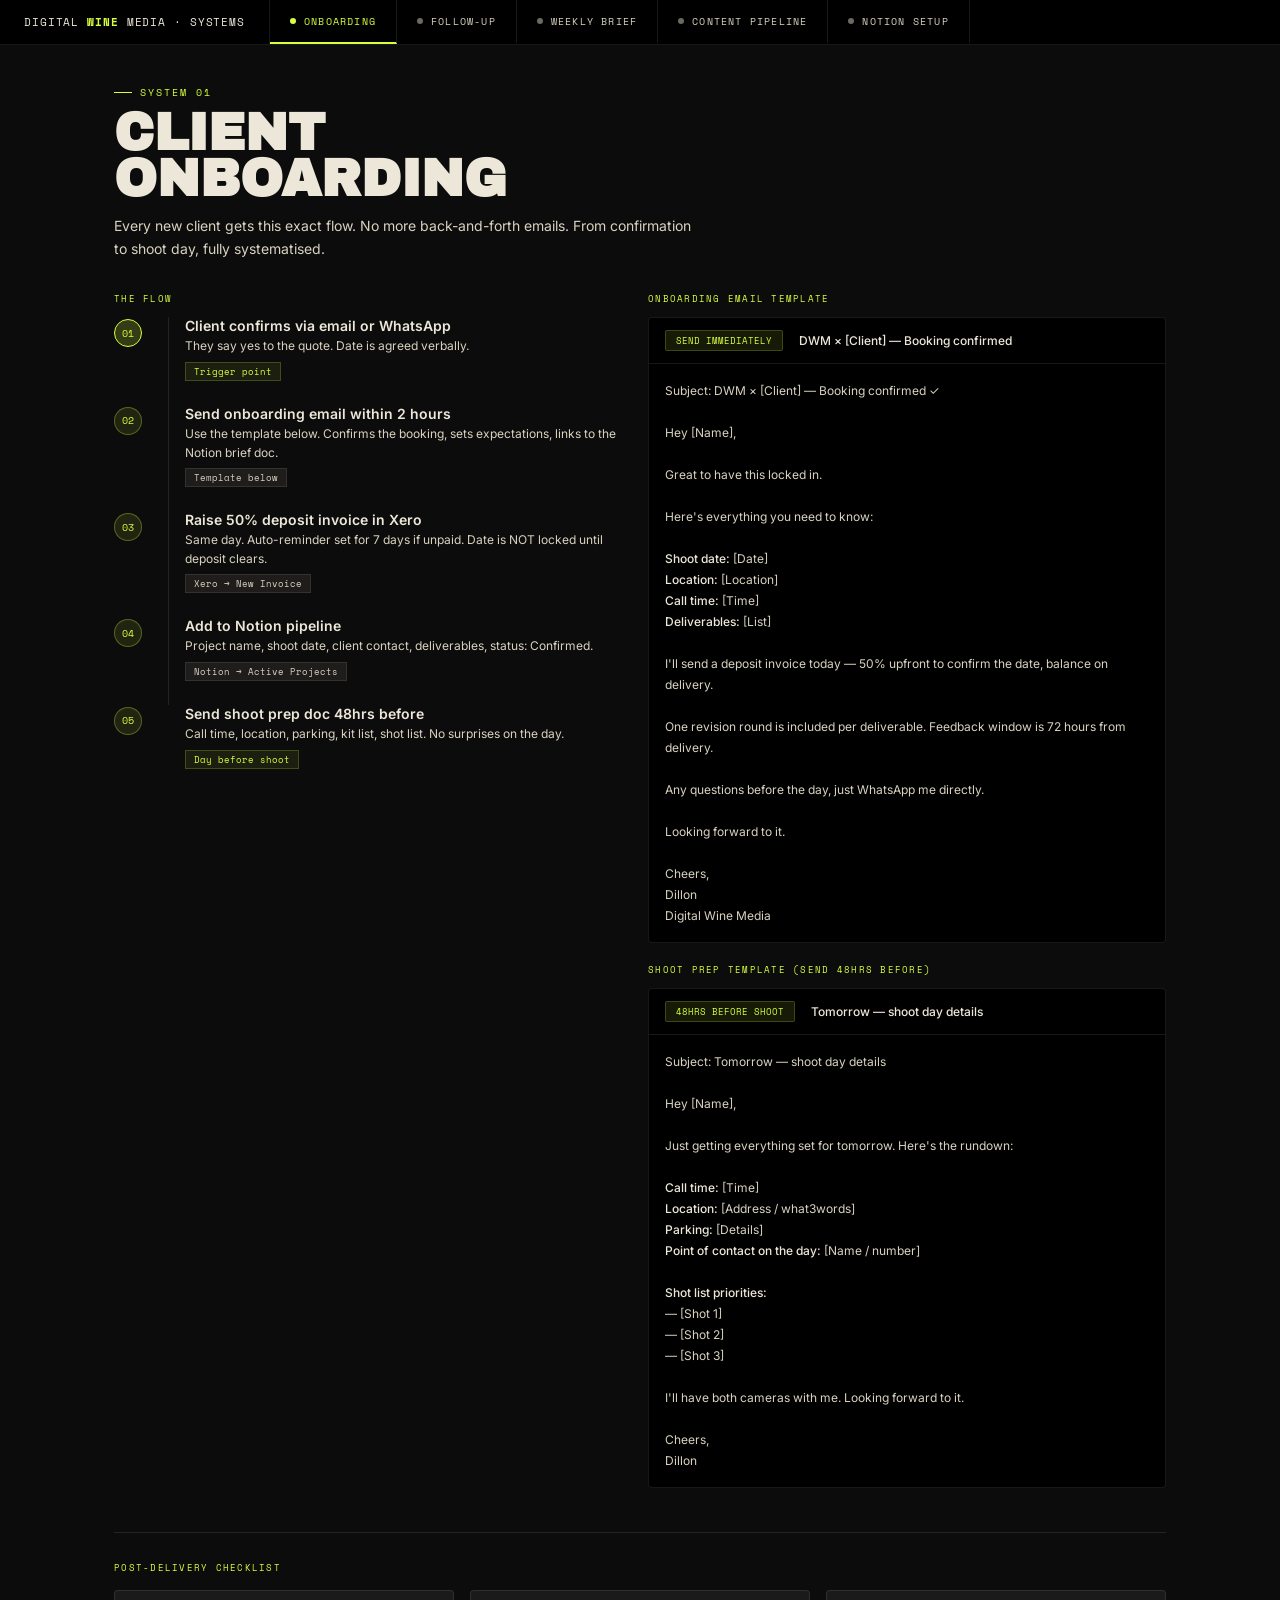
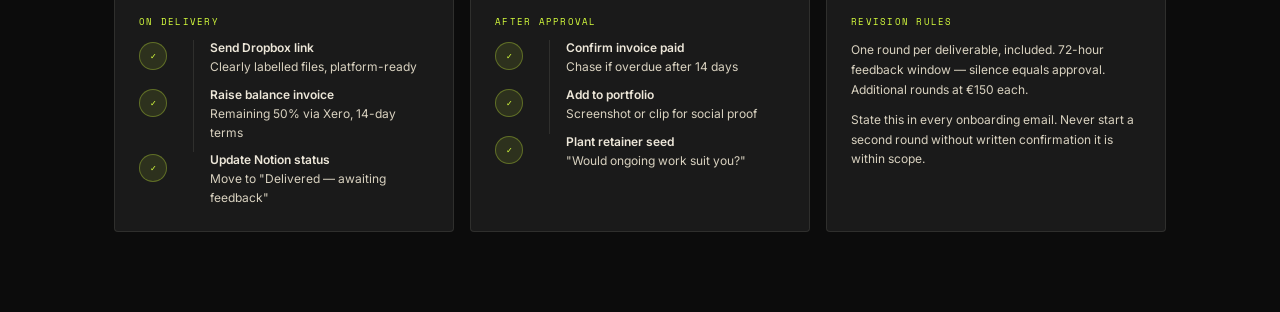
<file: DWM_Business_Systems.html>
<!DOCTYPE html>
<html lang="en">
<head>
<meta charset="UTF-8">
<meta name="viewport" content="width=device-width, initial-scale=1.0">
<title>DWM — Business Systems</title>
<link href="https://fonts.googleapis.com/css2?family=Archivo+Black&family=Space+Mono:wght@400;700&family=Inter:wght@400;500;600&display=swap" rel="stylesheet">
<style>
*{margin:0;padding:0;box-sizing:border-box;}
body{background:#0c0c0c;color:#ede7d9;font-family:'Inter',sans-serif;min-height:100vh;}
.grain{position:fixed;inset:0;z-index:9000;pointer-events:none;opacity:0.04;background-image:url("[data-uri]");background-size:64px 64px;}

:root{--acid:#d7ff3d;--blood:#ff3b30;--cream:#ede7d9;--dim:#d9d2c0;--mid:#1a1a1a;--line:rgba(237,231,217,0.1);}

/* NAV */
.topbar{background:#000;border-bottom:1px solid var(--line);padding:0;display:flex;align-items:stretch;position:sticky;top:0;z-index:100;}
.topbar-brand{padding:14px 24px;font-family:'Space Mono',monospace;font-size:11px;letter-spacing:.08em;border-right:1px solid var(--line);display:flex;align-items:center;gap:8px;}
.topbar-brand b{color:var(--acid);}
.tab-nav{display:flex;overflow-x:auto;}
.tab{padding:0 20px;font-family:'Space Mono',monospace;font-size:10px;letter-spacing:.12em;text-transform:uppercase;color:var(--dim);cursor:pointer;border-bottom:2px solid transparent;border-right:1px solid var(--line);display:flex;align-items:center;gap:8px;transition:all .2s;white-space:nowrap;}
.tab:hover{color:var(--cream);}
.tab.on{color:var(--acid);border-bottom-color:var(--acid);}
.tab-dot{width:6px;height:6px;border-radius:50%;background:currentColor;opacity:.5;}
.tab.on .tab-dot{opacity:1;}

/* MAIN */
.main{max-width:1100px;margin:0 auto;padding:40px 24px 80px;}
.section{display:none;}
.section.on{display:block;}

/* SECTION HEADER */
.sec-head{margin-bottom:32px;}
.sec-eyebrow{font-family:'Space Mono',monospace;font-size:10px;letter-spacing:.2em;text-transform:uppercase;color:var(--acid);display:flex;align-items:center;gap:8px;margin-bottom:10px;}
.sec-eyebrow::before{content:'';width:18px;height:1px;background:var(--acid);}
.sec-title{font-family:'Archivo Black',sans-serif;font-size:clamp(28px,4vw,52px);text-transform:uppercase;line-height:.9;color:var(--cream);}
.sec-sub{font-family:'Inter',sans-serif;font-size:14px;line-height:1.65;color:var(--dim);max-width:580px;margin-top:12px;}

/* CARDS */
.card{background:var(--mid);border:1px solid var(--line);border-radius:4px;padding:24px;}
.card-label{font-family:'Space Mono',monospace;font-size:9px;letter-spacing:.14em;text-transform:uppercase;color:var(--acid);margin-bottom:12px;}
.card h3{font-family:'Archivo Black',sans-serif;font-size:18px;text-transform:uppercase;color:var(--cream);margin-bottom:8px;}
.card p{font-size:13px;line-height:1.65;color:var(--dim);}

.grid-2{display:grid;grid-template-columns:1fr 1fr;gap:16px;}
.grid-3{display:grid;grid-template-columns:repeat(3,1fr);gap:16px;}

/* STEP FLOW */
.step-flow{display:flex;flex-direction:column;gap:0;}
.step{display:grid;grid-template-columns:40px 1fr;gap:0;position:relative;}
.step-num{width:28px;height:28px;border-radius:50%;background:rgba(215,255,61,0.1);border:1px solid rgba(215,255,61,0.3);display:flex;align-items:center;justify-content:center;font-family:'Space Mono',monospace;font-size:10px;color:var(--acid);flex-shrink:0;margin-top:2px;}
.step-num.done{background:rgba(215,255,61,0.2);border-color:var(--acid);}
.step-content{padding:0 0 24px 16px;border-left:1px solid var(--line);margin-left:14px;}
.step:last-child .step-content{border-left:1px solid transparent;}
.step-title{font-size:14px;font-weight:600;color:var(--cream);margin-bottom:3px;}
.step-desc{font-size:12px;color:var(--dim);line-height:1.55;}
.step-tag{display:inline-block;background:rgba(237,231,217,0.08);border:1px solid var(--line);padding:2px 8px;font-family:'Space Mono',monospace;font-size:9px;color:var(--dim);margin-top:6px;}
.step-tag.acid{background:rgba(215,255,61,0.08);border-color:rgba(215,255,61,0.2);color:var(--acid);}

/* EMAIL TEMPLATE */
.email-block{background:#000;border:1px solid var(--line);border-radius:4px;overflow:hidden;margin-bottom:16px;}
.email-header{padding:12px 16px;border-bottom:1px solid var(--line);display:flex;gap:16px;align-items:center;}
.email-badge{font-family:'Space Mono',monospace;font-size:9px;padding:3px 10px;border-radius:2px;}
.email-badge.d0{background:rgba(215,255,61,0.1);color:var(--acid);border:1px solid rgba(215,255,61,0.2);}
.email-badge.d3{background:rgba(237,231,217,0.06);color:var(--dim);border:1px solid var(--line);}
.email-badge.d7{background:rgba(237,231,217,0.06);color:var(--dim);border:1px solid var(--line);}
.email-badge.d14{background:rgba(255,59,48,0.08);color:var(--blood);border:1px solid rgba(255,59,48,0.2);}
.email-badge.d30{background:rgba(237,231,217,0.06);color:var(--dim);border:1px solid var(--line);}
.email-subject{font-size:12px;color:var(--cream);font-weight:500;}
.email-body{padding:16px;font-size:12px;line-height:1.75;color:var(--dim);font-family:'Inter',sans-serif;white-space:pre-wrap;}
.email-body b{color:var(--cream);font-weight:500;}

/* TIMELINE */
.timeline{position:relative;padding-left:24px;}
.timeline::before{content:'';position:absolute;left:7px;top:8px;bottom:8px;width:1px;background:var(--line);}
.tl-item{position:relative;padding:0 0 20px 20px;}
.tl-dot{position:absolute;left:-9px;top:4px;width:10px;height:10px;border-radius:50%;background:var(--mid);border:1.5px solid var(--acid);}
.tl-dot.blood{border-color:var(--blood);}
.tl-date{font-family:'Space Mono',monospace;font-size:9px;color:var(--acid);letter-spacing:.1em;margin-bottom:4px;}
.tl-title{font-size:13px;font-weight:600;color:var(--cream);margin-bottom:3px;}
.tl-desc{font-size:12px;color:var(--dim);line-height:1.55;}

/* CONTENT FORMULA */
.formula-row{display:flex;align-items:center;gap:12px;margin-bottom:10px;}
.formula-input{background:#000;border:1px solid var(--line);padding:10px 14px;flex:1;border-radius:2px;}
.formula-input .label{font-family:'Space Mono',monospace;font-size:9px;color:var(--acid);margin-bottom:3px;}
.formula-input .val{font-size:12px;color:var(--cream);}
.arrow{color:var(--acid);font-size:18px;flex-shrink:0;}
.formula-output{background:rgba(215,255,61,0.06);border:1px solid rgba(215,255,61,0.15);padding:10px 14px;flex:1;border-radius:2px;}
.formula-output .label{font-family:'Space Mono',monospace;font-size:9px;color:var(--acid);margin-bottom:3px;}
.formula-output .val{font-size:12px;color:var(--cream);}

/* WEEKLY BRIEF */
.brief-section{background:#000;border:1px solid var(--line);border-radius:4px;margin-bottom:12px;}
.brief-header{padding:12px 16px;border-bottom:1px solid var(--line);display:flex;align-items:center;gap:10px;}
.brief-num{font-family:'Space Mono',monospace;font-size:10px;color:var(--acid);}
.brief-title{font-size:13px;font-weight:600;color:var(--cream);}
.brief-body{padding:14px 16px;font-size:12px;line-height:1.65;color:var(--dim);}
.brief-prompt{background:rgba(215,255,61,0.04);border-top:1px solid var(--line);padding:10px 16px;font-family:'Space Mono',monospace;font-size:10px;color:rgba(215,255,61,0.6);font-style:italic;}

/* NOTION TABLE */
.notion-table{width:100%;border-collapse:collapse;font-size:12px;}
.notion-table th{font-family:'Space Mono',monospace;font-size:9px;letter-spacing:.1em;text-transform:uppercase;color:var(--acid);text-align:left;padding:10px 12px;border-bottom:1px solid rgba(215,255,61,0.2);font-weight:400;}
.notion-table td{padding:11px 12px;border-bottom:1px solid var(--line);color:var(--dim);vertical-align:top;}
.notion-table td:first-child{color:var(--cream);font-weight:500;}
.notion-table tr:last-child td{border-bottom:none;}
.status{display:inline-block;padding:2px 8px;border-radius:2px;font-family:'Space Mono',monospace;font-size:9px;}
.status.new{background:rgba(215,255,61,0.1);color:var(--acid);}
.status.active{background:rgba(255,59,48,0.1);color:var(--blood);}
.status.edit{background:rgba(237,231,217,0.08);color:var(--dim);}
.status.done{background:rgba(0,200,100,0.1);color:#4dff9a;}

/* RULE */
.rule{height:1px;background:var(--line);margin:28px 0;}

/* COPY BUTTON */
.copy-btn{display:inline-flex;align-items:center;gap:6px;background:rgba(215,255,61,0.1);border:1px solid rgba(215,255,61,0.2);color:var(--acid);font-family:'Space Mono',monospace;font-size:9px;padding:6px 12px;cursor:pointer;letter-spacing:.08em;transition:all .2s;border-radius:2px;}
.copy-btn:hover{background:rgba(215,255,61,0.2);}
.copy-btn.copied{background:rgba(0,200,100,0.1);border-color:rgba(0,200,100,0.3);color:#4dff9a;}

@media(max-width:680px){
  .grid-2,.grid-3{grid-template-columns:1fr;}
  .topbar-brand{display:none;}
  .main{padding:24px 16px 60px;}
}
</style>
</head>
<body>
<div class="grain"></div>

<div class="topbar">
  <div class="topbar-brand">DIGITAL <b>WINE</b> MEDIA · SYSTEMS</div>
  <div class="tab-nav">
    <div class="tab on" onclick="showTab('onboarding')"><span class="tab-dot"></span>Onboarding</div>
    <div class="tab" onclick="showTab('followup')"><span class="tab-dot"></span>Follow-up</div>
    <div class="tab" onclick="showTab('weekly')"><span class="tab-dot"></span>Weekly brief</div>
    <div class="tab" onclick="showTab('content')"><span class="tab-dot"></span>Content pipeline</div>
    <div class="tab" onclick="showTab('notion')"><span class="tab-dot"></span>Notion setup</div>
  </div>
</div>

<div class="main">

<!-- ═══════════ ONBOARDING ═══════════ -->
<div class="section on" id="onboarding">
  <div class="sec-head">
    <div class="sec-eyebrow">System 01</div>
    <h2 class="sec-title">Client<br>Onboarding</h2>
    <p class="sec-sub">Every new client gets this exact flow. No more back-and-forth emails. From confirmation to shoot day, fully systematised.</p>
  </div>

  <div class="grid-2" style="margin-bottom:28px;">
    <div>
      <div class="card-label">The flow</div>
      <div class="step-flow">
        <div class="step">
          <div class="step-num done">01</div>
          <div class="step-content">
            <div class="step-title">Client confirms via email or WhatsApp</div>
            <div class="step-desc">They say yes to the quote. Date is agreed verbally.</div>
            <div class="step-tag acid">Trigger point</div>
          </div>
        </div>
        <div class="step">
          <div class="step-num">02</div>
          <div class="step-content">
            <div class="step-title">Send onboarding email within 2 hours</div>
            <div class="step-desc">Use the template below. Confirms the booking, sets expectations, links to the Notion brief doc.</div>
            <div class="step-tag">Template below</div>
          </div>
        </div>
        <div class="step">
          <div class="step-num">03</div>
          <div class="step-content">
            <div class="step-title">Raise 50% deposit invoice in Xero</div>
            <div class="step-desc">Same day. Auto-reminder set for 7 days if unpaid. Date is NOT locked until deposit clears.</div>
            <div class="step-tag">Xero → New Invoice</div>
          </div>
        </div>
        <div class="step">
          <div class="step-num">04</div>
          <div class="step-content">
            <div class="step-title">Add to Notion pipeline</div>
            <div class="step-desc">Project name, shoot date, client contact, deliverables, status: Confirmed.</div>
            <div class="step-tag">Notion → Active Projects</div>
          </div>
        </div>
        <div class="step">
          <div class="step-num">05</div>
          <div class="step-content">
            <div class="step-title">Send shoot prep doc 48hrs before</div>
            <div class="step-desc">Call time, location, parking, kit list, shot list. No surprises on the day.</div>
            <div class="step-tag acid">Day before shoot</div>
          </div>
        </div>
      </div>
    </div>
    <div>
      <div class="card-label" style="margin-bottom:12px;">Onboarding email template</div>
      <div class="email-block">
        <div class="email-header">
          <div class="email-badge d0">SEND IMMEDIATELY</div>
          <div class="email-subject">DWM × [Client] — Booking confirmed</div>
        </div>
        <div class="email-body">Subject: DWM × [Client] — Booking confirmed ✓

Hey [Name],

Great to have this locked in.

Here's everything you need to know:

<b>Shoot date:</b> [Date]
<b>Location:</b> [Location]
<b>Call time:</b> [Time]
<b>Deliverables:</b> [List]

I'll send a deposit invoice today — 50% upfront to confirm the date, balance on delivery.

One revision round is included per deliverable. Feedback window is 72 hours from delivery.

Any questions before the day, just WhatsApp me directly.

Looking forward to it.

Cheers,
Dillon
Digital Wine Media</div>
      </div>
      <div class="card-label" style="margin-bottom:12px;margin-top:20px;">Shoot prep template (send 48hrs before)</div>
      <div class="email-block">
        <div class="email-header">
          <div class="email-badge d0">48HRS BEFORE SHOOT</div>
          <div class="email-subject">Tomorrow — shoot day details</div>
        </div>
        <div class="email-body">Subject: Tomorrow — shoot day details

Hey [Name],

Just getting everything set for tomorrow. Here's the rundown:

<b>Call time:</b> [Time]
<b>Location:</b> [Address / what3words]
<b>Parking:</b> [Details]
<b>Point of contact on the day:</b> [Name / number]

<b>Shot list priorities:</b>
— [Shot 1]
— [Shot 2]
— [Shot 3]

I'll have both cameras with me. Looking forward to it.

Cheers,
Dillon</div>
      </div>
    </div>
  </div>

  <div class="rule"></div>

  <div class="card-label" style="margin-bottom:16px;">Post-delivery checklist</div>
  <div class="grid-3">
    <div class="card">
      <div class="card-label">On delivery</div>
      <div class="step-flow" style="margin-top:4px;">
        <div class="step"><div class="step-num" style="font-size:8px;">✓</div><div class="step-content" style="padding-bottom:10px;"><div class="step-title" style="font-size:12px;">Send Dropbox link</div><div class="step-desc">Clearly labelled files, platform-ready</div></div></div>
        <div class="step"><div class="step-num" style="font-size:8px;">✓</div><div class="step-content" style="padding-bottom:10px;"><div class="step-title" style="font-size:12px;">Raise balance invoice</div><div class="step-desc">Remaining 50% via Xero, 14-day terms</div></div></div>
        <div class="step"><div class="step-num" style="font-size:8px;">✓</div><div class="step-content" style="padding-bottom:0;"><div class="step-title" style="font-size:12px;">Update Notion status</div><div class="step-desc">Move to "Delivered — awaiting feedback"</div></div></div>
      </div>
    </div>
    <div class="card">
      <div class="card-label">After approval</div>
      <div class="step-flow" style="margin-top:4px;">
        <div class="step"><div class="step-num" style="font-size:8px;">✓</div><div class="step-content" style="padding-bottom:10px;"><div class="step-title" style="font-size:12px;">Confirm invoice paid</div><div class="step-desc">Chase if overdue after 14 days</div></div></div>
        <div class="step"><div class="step-num" style="font-size:8px;">✓</div><div class="step-content" style="padding-bottom:10px;"><div class="step-title" style="font-size:12px;">Add to portfolio</div><div class="step-desc">Screenshot or clip for social proof</div></div></div>
        <div class="step"><div class="step-num" style="font-size:8px;">✓</div><div class="step-content" style="padding-bottom:0;"><div class="step-title" style="font-size:12px;">Plant retainer seed</div><div class="step-desc">"Would ongoing work suit you?"</div></div></div>
      </div>
    </div>
    <div class="card">
      <div class="card-label">Revision rules</div>
      <p style="font-size:12px;line-height:1.65;color:var(--dim);margin-bottom:10px;">One round per deliverable, included. 72-hour feedback window — silence equals approval. Additional rounds at €150 each.</p>
      <p style="font-size:12px;line-height:1.65;color:var(--dim);">State this in every onboarding email. Never start a second round without written confirmation it is within scope.</p>
    </div>
  </div>
</div>

<!-- ═══════════ FOLLOW-UP ═══════════ -->
<div class="section" id="followup">
  <div class="sec-head">
    <div class="sec-eyebrow">System 02</div>
    <h2 class="sec-title">Lead<br>Follow-up</h2>
    <p class="sec-sub">Five messages across 30 days. A warm lead should never go cold because you forgot to follow up. Copy, paste, send.</p>
  </div>

  <div class="email-block">
    <div class="email-header">
      <div class="email-badge d0">DAY 0 — QUOTE SENT</div>
      <div class="email-subject">Initial pitch or quote delivery</div>
    </div>
    <div class="email-body">Subject: DWM × [Client] — Production Proposal

Hey [Name],

As discussed, here's the proposal for [project].

[Link to pitch deck / quote template]

Happy to jump on a quick call if you want to talk through anything before confirming.

Cheers,
Dillon
Digital Wine Media</div>
  </div>

  <div class="email-block">
    <div class="email-header">
      <div class="email-badge d3">DAY 3 — SOFT NUDGE</div>
      <div class="email-subject">Just checking in</div>
    </div>
    <div class="email-body">Subject: Re: DWM × [Client] — Production Proposal

Hey [Name],

Just checking if you had a chance to look over the proposal.

Happy to adjust anything or answer any questions.

Cheers,
Dillon</div>
  </div>

  <div class="email-block">
    <div class="email-header">
      <div class="email-badge d7">DAY 7 — ADD VALUE</div>
      <div class="email-subject">Relevant work / create interest</div>
    </div>
    <div class="email-body">Subject: Something that might be relevant

Hey [Name],

I just wrapped a shoot for [similar client / project type] — came out really well. Thought it might be relevant to what we were discussing.

[Link to work or brief description]

Still keen to make something work for [their project] if the timing is right.

Cheers,
Dillon</div>
  </div>

  <div class="email-block">
    <div class="email-header">
      <div class="email-badge d14">DAY 14 — FINAL CHASE</div>
      <div class="email-subject">Closing the loop</div>
    </div>
    <div class="email-body">Subject: Re: DWM × [Client] — Production Proposal

Hey [Name],

Just closing the loop on this one. My August and September are filling up quickly with [festival / campaign / tour] work, so wanted to give you first refusal on the dates before I move on.

If the timing doesn't work right now, no problem at all — happy to revisit later in the year.

Just let me know either way.

Cheers,
Dillon</div>
  </div>

  <div class="email-block">
    <div class="email-header">
      <div class="email-badge d30">DAY 30 — RE-ENGAGE</div>
      <div class="email-subject">New angle or seasonal hook</div>
    </div>
    <div class="email-body">Subject: [Relevant hook — new work / seasonal / news]

Hey [Name],

Hope things are going well.

I've been shooting a lot of [relevant content type] lately — the results have been really strong. Made me think of [their brand / project] again.

Is there anything coming up in [next quarter / upcoming campaign] where video content would be useful?

Happy to put something together.

Cheers,
Dillon
Digital Wine Media</div>
  </div>

  <div class="rule"></div>

  <div class="card-label" style="margin-bottom:16px;">WhatsApp versions — for warmer leads</div>
  <div class="grid-3">
    <div class="card">
      <div class="card-label">Day 3 WhatsApp</div>
      <p style="font-size:12px;line-height:1.7;color:var(--dim);">Hey [Name], just checking if you had a chance to look over the proposal. Happy to jump on a call if it's easier. 👋</p>
    </div>
    <div class="card">
      <div class="card-label">Day 7 WhatsApp</div>
      <p style="font-size:12px;line-height:1.7;color:var(--dim);">Hey [Name], just finished a shoot for [client] — came out really well. Made me think of what we were talking about. Keen to make it work if the timing suits.</p>
    </div>
    <div class="card">
      <div class="card-label">Day 14 WhatsApp</div>
      <p style="font-size:12px;line-height:1.7;color:var(--dim);">Hey [Name], just closing the loop — August is filling up fast. Happy to hold a date if you want to confirm, otherwise no worries at all. Just let me know 🙏</p>
    </div>
  </div>
</div>

<!-- ═══════════ WEEKLY BRIEF ═══════════ -->
<div class="section" id="weekly">
  <div class="sec-head">
    <div class="sec-eyebrow">System 03</div>
    <h2 class="sec-title">Monday<br>Morning Brief</h2>
    <p class="sec-sub">10 minutes every Monday. Open Claude, paste the prompt, get your week in order. No more flying blind.</p>
  </div>

  <div class="grid-2" style="margin-bottom:28px;">
    <div>
      <div class="card-label" style="margin-bottom:12px;">The master prompt — copy this every Monday</div>
      <div class="email-block">
        <div class="email-header">
          <div class="email-badge d0">MONDAY PROMPT</div>
          <div class="email-subject">Paste into Claude every Monday morning</div>
        </div>
        <div class="email-body" id="mondayPrompt">Run my Monday morning DWM brief. Cover:

1. Revenue this week — invoices raised, what's outstanding, progress toward €200K year target
2. Shoots confirmed this week — dates, clients, kit needed, crew required
3. Deliverables due this week — what needs to be edited and delivered
4. Follow-ups needed — leads gone quiet, pending replies, anyone I should chase
5. One priority this week — the single most important thing to close or complete
6. Anything I've missed — based on what you know about my active projects

Keep it punchy. Bullets where possible. No filler.</div>
      </div>
      <button class="copy-btn" onclick="copyText('mondayPrompt', this)" style="margin-top:12px;">Copy prompt</button>
    </div>
    <div>
      <div class="card-label" style="margin-bottom:12px;">What each section covers</div>
      <div class="brief-section">
        <div class="brief-header"><div class="brief-num">01</div><div class="brief-title">Revenue check</div></div>
        <div class="brief-body">YTD vs target, invoices raised this week, what's outstanding and overdue. Keeps you on track toward €200K without having to open Xero every day.</div>
      </div>
      <div class="brief-section">
        <div class="brief-header"><div class="brief-num">02</div><div class="brief-title">Shoots this week</div></div>
        <div class="brief-body">Everything confirmed in the calendar. Kit to pack, crew to brief, logistics to confirm. No more showing up unprepared.</div>
      </div>
      <div class="brief-section">
        <div class="brief-header"><div class="brief-num">03</div><div class="brief-title">Edit queue</div></div>
        <div class="brief-body">What's sitting in the To Edit pile, what's due this week, what can go to Jack. Keeps deliverables from piling up.</div>
      </div>
      <div class="brief-section">
        <div class="brief-header"><div class="brief-num">04</div><div class="brief-title">Follow-ups</div></div>
        <div class="brief-body">Leads that have gone quiet, proposals that haven't been responded to, clients waiting on something from you.</div>
      </div>
      <div class="brief-section">
        <div class="brief-header"><div class="brief-num">05</div><div class="brief-title">One priority</div></div>
        <div class="brief-body">The single most important thing to close this week. Not a list of ten. One thing. Forces focus.</div>
      </div>
    </div>
  </div>

  <div class="rule"></div>

  <div class="card-label" style="margin-bottom:16px;">Additional quick prompts</div>
  <div class="grid-3">
    <div class="card">
      <div class="card-label">Revenue check</div>
      <p style="font-size:12px;line-height:1.65;color:var(--dim);margin-bottom:12px;">How am I tracking toward €200K this year? What do I need to earn per month for the rest of the year to hit it?</p>
      <button class="copy-btn" onclick="copyDirect('How am I tracking toward €200K this year? What do I need to earn per month for the rest of the year to hit it? Base it on my current YTD revenue and upcoming confirmed projects.', this)">Copy ↗</button>
    </div>
    <div class="card">
      <div class="card-label">Invoice chase</div>
      <p style="font-size:12px;line-height:1.65;color:var(--dim);margin-bottom:12px;">Who owes me money right now? Draft a polite but firm chase message for any invoice over 14 days outstanding.</p>
      <button class="copy-btn" onclick="copyDirect('Who owes me money right now based on my outstanding invoices? Draft a polite but firm WhatsApp chase for any invoice that is over 14 days outstanding.', this)">Copy ↗</button>
    </div>
    <div class="card">
      <div class="card-label">Shoot prep</div>
      <p style="font-size:12px;line-height:1.65;color:var(--dim);margin-bottom:12px;">Build me a one-page shoot prep document for [shoot name] — shot list, call time, kit, crew, logistics.</p>
      <button class="copy-btn" onclick="copyDirect('Build me a one-page shoot prep document for my next upcoming shoot. Include: shot list priorities, call time, location details, kit list, crew briefing notes, and any client-specific requirements I should know.', this)">Copy ↗</button>
    </div>
  </div>
</div>

<!-- ═══════════ CONTENT PIPELINE ═══════════ -->
<div class="section" id="content">
  <div class="sec-head">
    <div class="sec-eyebrow">System 04</div>
    <h2 class="sec-title">Content<br>Pipeline</h2>
    <p class="sec-sub">Every shoot feeds your socials automatically. One brain dump after a shoot generates a week of content. Here's the formula.</p>
  </div>

  <div class="card-label" style="margin-bottom:16px;">The core formula — after every shoot</div>

  <div style="margin-bottom:28px;">
    <div class="formula-row">
      <div class="formula-input"><div class="label">INPUT</div><div class="val">Brain dump about the shoot — what happened, who was there, what was the energy</div></div>
      <div class="arrow">→</div>
      <div class="formula-output"><div class="label">OUTPUT</div><div class="val">5 Instagram captions, 3 TikTok hooks, 1 YouTube script outline</div></div>
    </div>
  </div>

  <div class="grid-2" style="margin-bottom:28px;">
    <div>
      <div class="card-label" style="margin-bottom:12px;">Post-shoot content prompt</div>
      <div class="email-block">
        <div class="email-header">
          <div class="email-badge d0">AFTER EVERY SHOOT</div>
          <div class="email-subject">Paste after your brain dump</div>
        </div>
        <div class="email-body" id="contentPrompt">Based on that shoot, generate:

1. Five Instagram captions — short, punchy, in my voice. No corporate language. No hashtag spam. One or two max per caption. Vary the angles (behind the scenes, creative take, client praise, culture, personal reflection).

2. Three TikTok hooks — opening lines that stop the scroll. Under 8 words each. Statement, question, or provocative take.

3. One YouTube script outline — structure for a 3-5 minute behind the scenes video. Intro hook, three main beats, CTA at the end.

My voice: direct, no filler, edgy, music-driven, premium but not corporate. Think festival aftermovie meets documentary filmmaker.</div>
      </div>
      <button class="copy-btn" onclick="copyText('contentPrompt', this)" style="margin-top:12px;">Copy prompt</button>
    </div>
    <div>
      <div class="card-label" style="margin-bottom:12px;">Weekly content calendar</div>
      <div class="timeline">
        <div class="tl-item">
          <div class="tl-dot"></div>
          <div class="tl-date">MONDAY</div>
          <div class="tl-title">Plan the week</div>
          <div class="tl-desc">Pick 3 pieces of content to post this week. Pull from the post-shoot library or generate new from recent brain dumps.</div>
        </div>
        <div class="tl-item">
          <div class="tl-dot"></div>
          <div class="tl-date">TUESDAY / THURSDAY</div>
          <div class="tl-title">Post Instagram reels</div>
          <div class="tl-desc">Two reels per week minimum. Shoot content, behind the scenes, or client work. Caption from the library.</div>
        </div>
        <div class="tl-item">
          <div class="tl-dot"></div>
          <div class="tl-date">WEDNESDAY</div>
          <div class="tl-title">TikTok — talking head or hook</div>
          <div class="tl-desc">Record direct to camera using one of the TikTok hooks generated post-shoot. 30-60 seconds. No editing required.</div>
        </div>
        <div class="tl-item">
          <div class="tl-dot"></div>
          <div class="tl-date">FRIDAY</div>
          <div class="tl-title">Authority post</div>
          <div class="tl-desc">A lesson learned, a behind the scenes thought, a hot take on the industry. Builds credibility beyond the work itself.</div>
        </div>
        <div class="tl-item">
          <div class="tl-dot blood"></div>
          <div class="tl-date">MONTHLY</div>
          <div class="tl-title">YouTube upload</div>
          <div class="tl-desc">One behind the scenes video per month. Shot on the day, scripted from the post-shoot prompt, edited simply.</div>
        </div>
      </div>
    </div>
  </div>

  <div class="rule"></div>

  <div class="card-label" style="margin-bottom:16px;">Content type library — prompts for each format</div>
  <div class="grid-3">
    <div class="card">
      <div class="card-label">Instagram caption — work post</div>
      <p style="font-size:12px;line-height:1.65;color:var(--dim);margin-bottom:10px;">Write me an Instagram caption for a reel of [shoot/client]. Punchy, no filler. My voice: direct, edgy, music-driven. Max 3 lines. End with one or two relevant hashtags only.</p>
      <button class="copy-btn" onclick="copyDirect('Write me an Instagram caption for a reel of [shoot/client]. Punchy, no filler. My voice: direct, edgy, music-driven. Max 3 lines. End with one or two relevant hashtags only.', this)">Copy ↗</button>
    </div>
    <div class="card">
      <div class="card-label">TikTok hook generator</div>
      <p style="font-size:12px;line-height:1.65;color:var(--dim);margin-bottom:10px;">Give me 5 TikTok opening hooks for a video about [topic/shoot]. Under 8 words each. Scroll-stopping. Direct. My voice is confident, not cringe. No emojis in the hook.</p>
      <button class="copy-btn" onclick="copyDirect('Give me 5 TikTok opening hooks for a video about [topic/shoot]. Under 8 words each. Scroll-stopping. Direct. My voice is confident, not cringe. No emojis in the hook.', this)">Copy ↗</button>
    </div>
    <div class="card">
      <div class="card-label">YouTube BTS script</div>
      <p style="font-size:12px;line-height:1.65;color:var(--dim);margin-bottom:10px;">Write a YouTube script for a 4-minute behind the scenes video about [shoot]. Hook: [hook]. Cover: the brief, what we shot, the challenge, the outcome. End with a CTA to get in touch.</p>
      <button class="copy-btn" onclick="copyDirect('Write a YouTube script for a 4-minute behind the scenes video about [shoot]. Hook: [hook]. Cover: the brief, what we shot, the challenge, the outcome. End with a CTA to get in touch for similar work.', this)">Copy ↗</button>
    </div>
  </div>
</div>

<!-- ═══════════ NOTION ═══════════ -->
<div class="section" id="notion">
  <div class="sec-head">
    <div class="sec-eyebrow">System 05</div>
    <h2 class="sec-title">Notion<br>Setup</h2>
    <p class="sec-sub">Your entire business pipeline in one place. Projects, clients, edit queue, invoices. Here's exactly how to structure it.</p>
  </div>

  <div class="grid-2" style="margin-bottom:28px;">
    <div>
      <div class="card-label" style="margin-bottom:12px;">Database structure</div>
      <div class="card" style="margin-bottom:12px;">
        <div class="card-label">Projects database — columns</div>
        <table class="notion-table" style="margin-top:4px;">
          <thead><tr><th>Column</th><th>Type</th><th>Notes</th></tr></thead>
          <tbody>
            <tr><td>Project name</td><td>Title</td><td>Client × Project</td></tr>
            <tr><td>Client</td><td>Relation</td><td>Links to Clients DB</td></tr>
            <tr><td>Shoot date</td><td>Date</td><td>Actual shoot day</td></tr>
            <tr><td>Delivery date</td><td>Date</td><td>When files are due</td></tr>
            <tr><td>Status</td><td>Select</td><td>See stages below</td></tr>
            <tr><td>Invoice status</td><td>Select</td><td>Deposit / Paid / Overdue</td></tr>
            <tr><td>Value</td><td>Number</td><td>Total project fee</td></tr>
            <tr><td>Deliverables</td><td>Multi-select</td><td>Hero / Reels / BTS etc</td></tr>
            <tr><td>Dropbox link</td><td>URL</td><td>Final files location</td></tr>
            <tr><td>Notes</td><td>Text</td><td>Brief, shot list, client notes</td></tr>
          </tbody>
        </table>
      </div>
    </div>
    <div>
      <div class="card-label" style="margin-bottom:12px;">Pipeline stages</div>
      <div style="display:flex;flex-direction:column;gap:8px;">
        <div style="display:flex;align-items:center;gap:12px;padding:10px 14px;background:#000;border:1px solid var(--line);">
          <div class="status new">LEAD</div>
          <div style="font-size:12px;color:var(--dim);">Enquiry received, quote not yet sent</div>
        </div>
        <div style="display:flex;align-items:center;gap:12px;padding:10px 14px;background:#000;border:1px solid var(--line);">
          <div class="status edit">QUOTED</div>
          <div style="font-size:12px;color:var(--dim);">Proposal or quote sent, awaiting response</div>
        </div>
        <div style="display:flex;align-items:center;gap:12px;padding:10px 14px;background:#000;border:1px solid var(--line);">
          <div class="status active">CONFIRMED</div>
          <div style="font-size:12px;color:var(--dim);">Deposit paid, date locked</div>
        </div>
        <div style="display:flex;align-items:center;gap:12px;padding:10px 14px;background:#000;border:1px solid var(--line);">
          <div class="status edit">TO SHOOT</div>
          <div style="font-size:12px;color:var(--dim);">Shoot date upcoming, prep in progress</div>
        </div>
        <div style="display:flex;align-items:center;gap:12px;padding:10px 14px;background:#000;border:1px solid var(--line);">
          <div class="status edit">TO EDIT</div>
          <div style="font-size:12px;color:var(--dim);">Footage captured, edit queue</div>
        </div>
        <div style="display:flex;align-items:center;gap:12px;padding:10px 14px;background:#000;border:1px solid var(--line);">
          <div class="status edit">IN REVIEW</div>
          <div style="font-size:12px;color:var(--dim);">Delivered to client, awaiting feedback</div>
        </div>
        <div style="display:flex;align-items:center;gap:12px;padding:10px 14px;background:#000;border:1px solid var(--line);">
          <div class="status done">COMPLETE</div>
          <div style="font-size:12px;color:var(--dim);">Approved, invoice paid, archived</div>
        </div>
      </div>
    </div>
  </div>

  <div class="rule"></div>

  <div class="card-label" style="margin-bottom:16px;">Views to create in Notion</div>
  <div class="grid-3">
    <div class="card">
      <div class="card-label">Board view — Active pipeline</div>
      <p style="font-size:12px;line-height:1.65;color:var(--dim);">Group by Status. Shows every project moving through the pipeline at a glance. Filter out Complete. This is your main daily view.</p>
    </div>
    <div class="card">
      <div class="card-label">Table view — Edit queue</div>
      <p style="font-size:12px;line-height:1.65;color:var(--dim);">Filter: Status = To Edit. Sort by Delivery Date. This is what you or Jack opens every morning to know what to work on.</p>
    </div>
    <div class="card">
      <div class="card-label">Calendar view — Shoot dates</div>
      <p style="font-size:12px;line-height:1.65;color:var(--dim);">Group by Shoot Date. Instant visual of how busy the month is. Flag any two shoots on the same day before they conflict.</p>
    </div>
  </div>
</div>

</div>

<script>
function showTab(id){
  document.querySelectorAll('.tab').forEach(t=>t.classList.remove('on'));
  document.querySelectorAll('.section').forEach(s=>s.classList.remove('on'));
  document.getElementById(id).classList.add('on');
  event.currentTarget.classList.add('on');
}

function copyText(id, btn){
  const text = document.getElementById(id).innerText;
  navigator.clipboard.writeText(text).then(()=>{
    btn.textContent='Copied ✓';btn.classList.add('copied');
    setTimeout(()=>{btn.textContent='Copy prompt';btn.classList.remove('copied');},2000);
  });
}

function copyDirect(text, btn){
  navigator.clipboard.writeText(text).then(()=>{
    btn.textContent='Copied ✓';btn.classList.add('copied');
    setTimeout(()=>{btn.textContent='Copy ↗';btn.classList.remove('copied');},2000);
  });
}
</script>
</body>
</html>
</file>
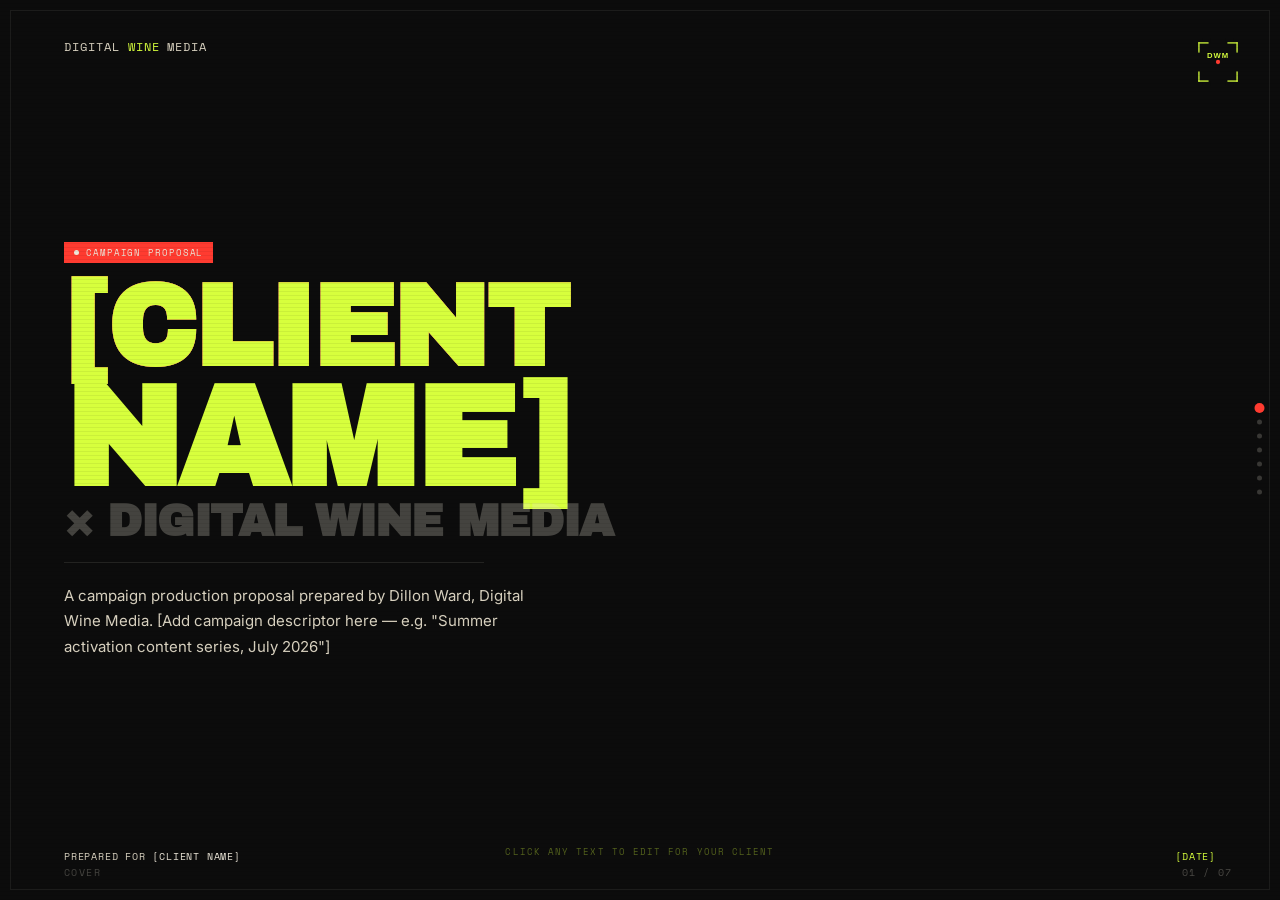
<file: DWM_Campaign_Pitch.html>
<!DOCTYPE html>
<html lang="en">
<head>
<meta charset="UTF-8">
<meta name="viewport" content="width=device-width, initial-scale=1.0, viewport-fit=cover">
<title>DWM — Campaign Proposal</title>
<link href="https://fonts.googleapis.com/css2?family=Archivo+Black&family=Space+Mono:wght@400;700&family=Inter:wght@400;500;600;700&display=swap" rel="stylesheet">
<style>
*{margin:0;padding:0;box-sizing:border-box;-webkit-tap-highlight-color:transparent;}
html,body{width:100%;height:100%;overflow:hidden;background:#000;}
:root{
  --ink:#0c0c0c;--void:#000;--acid:#d7ff3d;--blood:#ff3b30;
  --cream:#ede7d9;--cream-dim:#d9d2c0;--mid:#1a1a1a;--dark:#111;
  --line:rgba(237,231,217,0.1);
  --display:'Archivo Black',sans-serif;
  --mono:'Space Mono',monospace;
  --body:'Inter',sans-serif;
}
#deck{position:fixed;inset:0;overflow:hidden;}

/* SLIDES */
.slide{position:absolute;inset:0;display:flex;flex-direction:column;justify-content:center;padding:clamp(28px,5vw,64px);background:var(--ink);opacity:0;pointer-events:none;transition:opacity 0s;z-index:1;}
.slide.active{opacity:1;pointer-events:all;z-index:10;}

/* OVERLAYS */
.grain{position:fixed;inset:0;z-index:9000;pointer-events:none;opacity:0.05;background-image:url("[data-uri]");background-size:64px 64px;}
.scanlines{position:fixed;inset:0;z-index:8998;pointer-events:none;background:repeating-linear-gradient(0deg,rgba(0,0,0,0.06) 0,rgba(0,0,0,0.06) 1px,transparent 1px,transparent 4px);}
.frame{position:fixed;inset:10px;z-index:8999;pointer-events:none;border:1px solid rgba(237,231,217,0.07);}
#progress{position:fixed;top:0;left:0;height:2px;background:var(--acid);z-index:9999;transition:width .6s cubic-bezier(.16,.84,.44,1);}
#nav{position:fixed;right:18px;top:50%;transform:translateY(-50%);z-index:9999;display:flex;flex-direction:column;gap:9px;}
#nav span{width:5px;height:5px;border-radius:50%;background:rgba(237,231,217,0.2);cursor:pointer;transition:all .3s;display:block;}
#nav span.on{background:var(--blood);transform:scale(2);}
#count{position:fixed;bottom:20px;right:clamp(20px,4vw,48px);font-family:var(--mono);font-size:10px;color:rgba(237,231,217,0.28);z-index:9999;letter-spacing:.12em;}
.scan-flash{position:fixed;top:0;left:0;width:100%;height:3px;background:linear-gradient(90deg,transparent,var(--acid),transparent);z-index:9990;pointer-events:none;opacity:0;}
.scan-flash.run{animation:scanFlash .45s ease-out forwards;opacity:1;}
#slide-label{position:fixed;bottom:20px;left:clamp(28px,5vw,64px);font-family:var(--mono);font-size:10px;color:rgba(237,231,217,0.25);z-index:9999;letter-spacing:.14em;text-transform:uppercase;}

/* ANIMS */
@keyframes scanFlash{0%{transform:translateY(-100%);}100%{transform:translateY(100vh);}}
@keyframes fadeUp{from{opacity:0;transform:translateY(28px);}to{opacity:1;transform:translateY(0);}}
@keyframes glitch{0%{clip-path:inset(0 0 100% 0);transform:translate(0);}10%{clip-path:inset(8% 0 62% 0);transform:translate(-4px,0);}20%{clip-path:inset(58% 0 8% 0);transform:translate(4px,0);}30%,100%{clip-path:inset(0 0 0 0);transform:translate(0);}}
@keyframes glitch2{0%{clip-path:inset(0 0 100% 0);}5%{clip-path:inset(62% 0 18% 0);transform:translate(6px,0);}15%{clip-path:inset(18% 0 52% 0);transform:translate(-6px,0);}25%,100%{clip-path:inset(0 0 0 0);transform:translate(0);}}
@keyframes flicker{0%,92%,100%{opacity:1;}93%{opacity:.35;}95%{opacity:1;}97%{opacity:.15;}99%{opacity:1;}}
@keyframes blink{0%,100%{opacity:1;}50%{opacity:0;}}
@keyframes barGrow{from{width:0;}to{width:100%;}}

.slide.active .anim{animation:fadeUp .65s cubic-bezier(.16,.84,.44,1) both;}
.slide.active .d1{animation-delay:.06s;}.slide.active .d2{animation-delay:.14s;}
.slide.active .d3{animation-delay:.22s;}.slide.active .d4{animation-delay:.30s;}
.slide.active .d5{animation-delay:.38s;}.slide.active .d6{animation-delay:.46s;}
.slide.active .d7{animation-delay:.54s;}

.glitch{position:relative;}
.glitch::before,.glitch::after{content:attr(data-text);position:absolute;top:0;left:0;width:100%;font-family:inherit;font-size:inherit;font-weight:inherit;text-transform:inherit;letter-spacing:inherit;line-height:inherit;pointer-events:none;}
.glitch::before{color:var(--blood);animation:glitch 4s steps(2) infinite;}
.glitch::after{color:var(--acid);animation:glitch2 4s steps(2) .15s infinite;}

/* TYPE */
.eyebrow{display:flex;align-items:center;gap:8px;font-family:var(--mono);font-size:10px;letter-spacing:.22em;text-transform:uppercase;color:var(--cream-dim);margin-bottom:16px;}
.eyebrow::before{content:'';width:20px;height:1px;background:var(--acid);}
.eyebrow::after{content:'';width:3px;height:3px;border-radius:50%;background:var(--blood);}
.title{font-family:var(--display);text-transform:uppercase;line-height:.88;letter-spacing:-.02em;color:var(--cream);}
.t-xl{font-size:clamp(48px,11vw,160px);}
.t-lg{font-size:clamp(36px,7.5vw,100px);}
.t-md{font-size:clamp(26px,4.5vw,60px);}
.t-sm{font-size:clamp(20px,3vw,38px);}
.accent{color:var(--acid);}
.body{font-family:var(--body);font-size:clamp(12px,1.3vw,15px);line-height:1.7;color:var(--cream-dim);}
.mono{font-family:var(--mono);font-size:10px;letter-spacing:.08em;color:var(--cream-dim);}
.rule{height:1px;background:var(--line);margin:20px 0;}
.acid-line{height:2px;background:var(--acid);width:36px;margin:14px 0;}

/* LAYOUT */
.two-col{display:grid;grid-template-columns:1fr 1fr;gap:clamp(24px,4vw,56px);align-items:start;}
.three-col{display:grid;grid-template-columns:repeat(3,1fr);gap:20px;}
.pill{display:inline-block;border:1px solid rgba(237,231,217,0.18);padding:4px 13px;border-radius:100px;font-family:var(--mono);font-size:9px;letter-spacing:.08em;text-transform:uppercase;color:var(--cream-dim);margin:3px 2px 0 0;}

/* CARDS */
.card{background:var(--mid);padding:24px 20px;border:1px solid var(--line);position:relative;overflow:hidden;}
.card::before{content:'';position:absolute;top:0;left:0;width:2px;height:0;background:var(--acid);transition:height .4s;}
.card:hover::before{height:100%;}
.card-num{font-family:var(--mono);font-size:9px;color:var(--acid);margin-bottom:12px;}
.card h3{font-family:var(--display);font-size:18px;text-transform:uppercase;color:var(--cream);margin-bottom:8px;}
.card p{font-family:var(--body);font-size:11.5px;line-height:1.6;color:var(--cream-dim);}

/* TIMELINE */
.tl-row{display:grid;grid-template-columns:120px 1fr;gap:0;position:relative;}
.tl-row+.tl-row{margin-top:0;}
.tl-date{font-family:var(--mono);font-size:9px;color:var(--acid);padding:18px 16px 18px 0;border-right:1px solid var(--line);text-align:right;letter-spacing:.08em;}
.tl-content{padding:14px 0 14px 24px;border-bottom:1px solid var(--line);}
.tl-content h4{font-family:var(--display);font-size:16px;text-transform:uppercase;color:var(--cream);margin-bottom:4px;}
.tl-content p{font-family:var(--body);font-size:11px;line-height:1.55;color:var(--cream-dim);}
.tl-dot{position:absolute;left:120px;top:50%;transform:translate(-50%,-50%);width:8px;height:8px;border-radius:50%;background:var(--acid);border:2px solid var(--ink);}

/* DELIVERABLE LIST */
.del-row{display:flex;justify-content:space-between;align-items:center;padding:14px 0;border-bottom:1px solid var(--line);}
.del-row:last-child{border-bottom:none;}
.del-label{font-family:var(--body);font-size:13px;color:var(--cream);}
.del-tag{font-family:var(--mono);font-size:9px;color:var(--acid);background:rgba(215,255,61,0.08);padding:3px 10px;}

/* CONCEPT HERO */
.concept-block{background:var(--mid);padding:28px 24px;border-left:3px solid var(--acid);margin-bottom:20px;}
.concept-block .label{font-family:var(--mono);font-size:9px;color:var(--acid);letter-spacing:.12em;margin-bottom:8px;}
.concept-block h3{font-family:var(--display);font-size:clamp(20px,3vw,34px);text-transform:uppercase;color:var(--cream);line-height:.92;margin-bottom:12px;}
.concept-block p{font-family:var(--body);font-size:12px;line-height:1.65;color:var(--cream-dim);}

/* LIVE BADGE */
.live-badge{display:inline-flex;align-items:center;gap:7px;background:var(--blood);color:var(--cream);font-family:var(--mono);font-size:9px;letter-spacing:.1em;padding:4px 10px;text-transform:uppercase;margin-bottom:14px;}
.live-dot{width:5px;height:5px;border-radius:50%;background:var(--cream);animation:blink 1.2s infinite;}

/* STAT */
.stat-row{display:flex;gap:clamp(20px,3.5vw,50px);flex-wrap:wrap;}
.stat b{display:block;font-family:var(--display);font-size:clamp(26px,3.8vw,48px);color:var(--cream);}
.stat span{font-family:var(--mono);font-size:9px;letter-spacing:.1em;text-transform:uppercase;color:var(--cream-dim);}

/* RESPONSIVE */
@media(max-width:680px){
  .two-col,.three-col{grid-template-columns:1fr;}
  .tl-row{grid-template-columns:80px 1fr;}
  #nav{display:none;}
}
@media(prefers-reduced-motion:reduce){
  .glitch::before,.glitch::after{display:none;}
  .slide.active .anim{animation:none;opacity:1;}
}

/* EDITABLE FIELDS */
[contenteditable]{outline:none;cursor:text;}
[contenteditable]:hover{background:rgba(215,255,61,0.04);}
[contenteditable]:focus{background:rgba(215,255,61,0.07);outline:1px dashed rgba(215,255,61,0.3);}
.editable-hint{position:fixed;bottom:42px;left:50%;transform:translateX(-50%);font-family:var(--mono);font-size:9px;color:rgba(215,255,61,0.35);letter-spacing:.12em;z-index:9999;pointer-events:none;}
</style>
</head>
<body>
<div class="grain"></div>
<div class="scanlines"></div>
<div class="frame"></div>
<div id="progress"></div>
<div id="nav"></div>
<div id="count"></div>
<div id="slide-label"></div>
<div class="scan-flash" id="scanFlash"></div>
<div class="editable-hint">CLICK ANY TEXT TO EDIT FOR YOUR CLIENT</div>

<div id="deck">

<!-- ══ SLIDE 0 — COVER ══════════════════════════════════════════════════════ -->
<div class="slide active" id="s0" data-label="COVER">
  <div style="position:absolute;top:clamp(20px,3vw,38px);left:clamp(28px,5vw,64px);" class="anim">
    <div class="mono" style="font-size:12px;">DIGITAL <span style="color:var(--acid);">WINE</span> MEDIA</div>
  </div>
  <div style="position:absolute;top:clamp(20px,3vw,38px);right:clamp(20px,3vw,40px);" class="anim d1">
    <svg width="48" height="48" viewBox="0 0 56 56" fill="none">
      <rect x="10" y="0" width="9" height="5" fill="#0c0c0c"/><rect x="37" y="0" width="9" height="5" fill="#0c0c0c"/>
      <rect x="10" y="51" width="9" height="5" fill="#0c0c0c"/><rect x="37" y="51" width="9" height="5" fill="#0c0c0c"/>
      <rect x="5" y="5" width="12" height="1.5" fill="#d7ff3d"/><rect x="5" y="5" width="1.5" height="12" fill="#d7ff3d"/>
      <rect x="39" y="5" width="12" height="1.5" fill="#d7ff3d"/><rect x="49.5" y="5" width="1.5" height="12" fill="#d7ff3d"/>
      <rect x="5" y="49.5" width="12" height="1.5" fill="#d7ff3d"/><rect x="5" y="39" width="1.5" height="12" fill="#d7ff3d"/>
      <rect x="39" y="49.5" width="12" height="1.5" fill="#d7ff3d"/><rect x="49.5" y="39" width="1.5" height="12" fill="#d7ff3d"/>
      <circle cx="28" cy="28" r="2.5" fill="#ff3b30"/>
      <text x="28" y="23" text-anchor="middle" fill="#d7ff3d" font-family="'Arial Black',sans-serif" font-size="9" font-weight="900" letter-spacing="1">DWM</text>
    </svg>
  </div>
  <div>
    <div class="live-badge anim d1"><span class="live-dot"></span>CAMPAIGN PROPOSAL</div>
    <h1 class="title t-xl glitch anim d2" data-text="[CLIENT" style="color:var(--cream-dim);font-size:clamp(40px,9vw,130px);" contenteditable spellcheck="false">[CLIENT</h1>
    <h1 class="title t-xl anim d3" style="color:var(--acid);" contenteditable spellcheck="false">NAME]</h1>
    <h1 class="title anim d4" style="font-size:clamp(20px,3.5vw,48px);color:rgba(237,231,217,0.25);" contenteditable spellcheck="false">× DIGITAL WINE MEDIA</h1>
    <div class="rule anim d5" style="max-width:420px;"></div>
    <p class="body anim d5" style="max-width:480px;" contenteditable spellcheck="false">A campaign production proposal prepared by Dillon Ward, Digital Wine Media. [Add campaign descriptor here — e.g. "Summer activation content series, July 2026"]</p>
  </div>
  <div style="position:absolute;bottom:clamp(20px,3vw,36px);left:clamp(28px,5vw,64px);right:clamp(28px,5vw,64px);display:flex;justify-content:space-between;align-items:center;" class="anim d6">
    <span class="mono">PREPARED FOR <span style="color:var(--cream);" contenteditable spellcheck="false">[CLIENT NAME]</span></span>
    <span class="mono" style="color:var(--acid);" contenteditable spellcheck="false">[DATE]</span>
  </div>
</div>

<!-- ══ SLIDE 1 — THE VISION ══════════════════════════════════════════════════ -->
<div class="slide" id="s1" data-label="THE VISION">
  <div class="eyebrow anim">01 — THE VISION</div>
  <h2 class="title t-lg anim d1">THE <span class="accent">CONCEPT.</span></h2>
  <div class="acid-line anim d2"></div>
  <div class="two-col" style="margin-top:22px;">
    <div>
      <div class="concept-block anim d3">
        <div class="label">CAMPAIGN CONCEPT</div>
        <h3 contenteditable spellcheck="false">[Campaign Title or Tagline Here]</h3>
        <p contenteditable spellcheck="false">Describe the creative vision for this campaign in 2–3 sentences. What is the feeling, the tone, the world we are building for this client? What makes this specific to them and not generic?</p>
      </div>
      <div class="concept-block anim d4" style="border-left-color:var(--blood);margin-bottom:0;">
        <div class="label" style="color:var(--blood);">THE BRIEF IN ONE LINE</div>
        <h3 style="font-size:clamp(16px,2.2vw,26px);" contenteditable spellcheck="false">[Single sentence that captures the entire brief. Raw. Direct. No filler.]</h3>
      </div>
    </div>
    <div>
      <p class="body anim d3" contenteditable spellcheck="false">Expand on the campaign context here. What is the client's goal? What moment are we capturing, what story are we telling, what platform is this built for? Keep it short, punchy and specific to this brief.</p>
      <div class="stat-row anim d5" style="margin-top:24px;padding-top:20px;border-top:1px solid var(--line);">
        <div class="stat"><b contenteditable spellcheck="false">1</b><span contenteditable spellcheck="false">shoot day</span></div>
        <div class="stat"><b contenteditable spellcheck="false">5</b><span contenteditable spellcheck="false">deliverables</span></div>
        <div class="stat"><b contenteditable spellcheck="false">48HR</b><span contenteditable spellcheck="false">turnaround</span></div>
      </div>
      <div style="margin-top:22px;" class="anim d6">
        <span class="pill" contenteditable spellcheck="false">Tag 1</span>
        <span class="pill" contenteditable spellcheck="false">Tag 2</span>
        <span class="pill" contenteditable spellcheck="false">Tag 3</span>
      </div>
    </div>
  </div>
</div>

<!-- ══ SLIDE 2 — THE SHOOT ════════════════════════════════════════════════════ -->
<div class="slide" id="s2" data-label="THE SHOOT">
  <div class="eyebrow anim">02 — THE SHOOT</div>
  <h2 class="title t-md anim d1">SHOOT <span class="accent">PLAN.</span></h2>
  <div class="rule anim d2"></div>
  <div class="two-col" style="margin-top:18px;">
    <div>
      <div class="three-col anim d3" style="grid-template-columns:1fr 1fr;gap:14px;margin-bottom:18px;">
        <div class="card" style="padding:18px 16px;">
          <div class="card-num">DATE</div>
          <h3 style="font-size:16px;" contenteditable spellcheck="false">[Date]</h3>
        </div>
        <div class="card" style="padding:18px 16px;">
          <div class="card-num">LOCATION</div>
          <h3 style="font-size:16px;" contenteditable spellcheck="false">[Location]</h3>
        </div>
        <div class="card" style="padding:18px 16px;">
          <div class="card-num">CREW</div>
          <h3 style="font-size:16px;" contenteditable spellcheck="false">[1–3 ops]</h3>
        </div>
        <div class="card" style="padding:18px 16px;">
          <div class="card-num">KIT</div>
          <h3 style="font-size:16px;">Sony FX3 / A7SIII</h3>
        </div>
      </div>
      <div class="card anim d4">
        <div class="card-num">APPROACH</div>
        <p contenteditable spellcheck="false">Describe the shoot approach here. Handheld, gimbal, multi-cam? Documentary or directed? What is the energy on the day and how are we capturing it? Keep it specific to the brief.</p>
      </div>
    </div>
    <div>
      <div class="mono anim d3" style="color:var(--acid);margin-bottom:12px;">SHOT LIST / KEY MOMENTS</div>
      <div id="shot-list" class="anim d4">
        <div class="del-row"><span class="del-label" contenteditable spellcheck="false">Opening sequence — arrival / atmosphere</span><span class="del-tag">HERO</span></div>
        <div class="del-row"><span class="del-label" contenteditable spellcheck="false">Product / talent interaction — close detail</span><span class="del-tag">SOCIAL</span></div>
        <div class="del-row"><span class="del-label" contenteditable spellcheck="false">Crowd / energy / reaction shots</span><span class="del-tag">FILLER</span></div>
        <div class="del-row"><span class="del-label" contenteditable spellcheck="false">Key talent moment / money shot</span><span class="del-tag">HERO</span></div>
        <div class="del-row"><span class="del-label" contenteditable spellcheck="false">Closing sequence / exit / aftermath</span><span class="del-tag">CLOSING</span></div>
      </div>
      <div class="mono anim d5" style="margin-top:16px;">AESTHETIC REFERENCE</div>
      <p class="body anim d6" style="margin-top:8px;font-size:11.5px;" contenteditable spellcheck="false">Festival aftermovie energy. Handheld. Gritty. Low light. Colour grade: lifted shadows, pushed contrast, desaturated mids. Cut to the beat. Fast, sinister, alive.</p>
    </div>
  </div>
</div>

<!-- ══ SLIDE 3 — DELIVERABLES ════════════════════════════════════════════════ -->
<div class="slide" id="s3" data-label="DELIVERABLES">
  <div class="eyebrow anim">03 — DELIVERABLES</div>
  <h2 class="title t-md anim d1">WHAT YOU <span class="accent">GET.</span></h2>
  <div class="rule anim d2"></div>
  <div class="two-col" style="margin-top:20px;">
    <div>
      <div class="anim d3">
        <div class="del-row" style="border-top:1px solid var(--line);">
          <div><span class="del-label" contenteditable spellcheck="false">Hero edit — 60–90 sec recap</span><br><span class="mono" style="font-size:9px;" contenteditable spellcheck="false">16:9 + 9:16 vertical cut included</span></div>
          <span class="del-tag">INCLUDED</span>
        </div>
        <div class="del-row">
          <div><span class="del-label" contenteditable spellcheck="false">Social reels — 15–30 sec cuts</span><br><span class="mono" style="font-size:9px;" contenteditable spellcheck="false">Platform ready, captioned</span></div>
          <span class="del-tag" contenteditable spellcheck="false">×3</span>
        </div>
        <div class="del-row">
          <div><span class="del-label" contenteditable spellcheck="false">Behind the scenes content</span><br><span class="mono" style="font-size:9px;" contenteditable spellcheck="false">Raw BTS for stories / organic posts</span></div>
          <span class="del-tag">INCLUDED</span>
        </div>
        <div class="del-row">
          <div><span class="del-label" contenteditable spellcheck="false">Still photography selects</span><br><span class="mono" style="font-size:9px;" contenteditable spellcheck="false">Edited, colour graded</span></div>
          <span class="del-tag" contenteditable spellcheck="false">ADD-ON</span>
        </div>
        <div class="del-row" style="border-bottom:none;">
          <div><span class="del-label" contenteditable spellcheck="false">Rush delivery option</span><br><span class="mono" style="font-size:9px;">Turnaround within 48 hours of shoot</span></div>
          <span class="del-tag" contenteditable spellcheck="false">ADD-ON</span>
        </div>
      </div>
    </div>
    <div>
      <div class="card anim d4" style="margin-bottom:14px;">
        <div class="card-num">FORMAT & DELIVERY</div>
        <p contenteditable spellcheck="false">All files delivered via Dropbox in platform-ready formats. MP4 H.264 for social, ProRes available on request. Captions embedded. Colour graded and sound designed. Ready to post.</p>
      </div>
      <div class="card anim d5">
        <div class="card-num">REVISION ROUNDS</div>
        <p>One revision round included per deliverable. Additional rounds available at agreed rate. Feedback window: 72 hours from delivery. Silence equals approval.</p>
      </div>
      <div class="anim d6" style="margin-top:14px;">
        <div class="mono" style="color:var(--acid);margin-bottom:8px;">TIMELINE</div>
        <p class="body" style="font-size:11.5px;" contenteditable spellcheck="false">Shoot: [DATE] · First cut: [DATE + 3–5 DAYS] · Final delivery: [DATE + 7–10 DAYS]</p>
      </div>
    </div>
  </div>
</div>

<!-- ══ SLIDE 4 — TIMELINE ════════════════════════════════════════════════════ -->
<div class="slide" id="s4" data-label="TIMELINE">
  <div class="eyebrow anim">04 — TIMELINE</div>
  <h2 class="title t-md anim d1">FROM BRIEF<br>TO <span class="accent">LIVE.</span></h2>
  <div style="margin-top:28px;position:relative;">
    <div class="tl-row anim d2">
      <div class="tl-date" contenteditable spellcheck="false">WEEK 1</div>
      <div class="tl-content"><h4 contenteditable spellcheck="false">Brief Confirmed</h4><p contenteditable spellcheck="false">Deposit paid. Dates locked. Shot list agreed. Location recce if required.</p></div>
      <div class="tl-dot"></div>
    </div>
    <div class="tl-row anim d3">
      <div class="tl-date" contenteditable spellcheck="false">WEEK 2</div>
      <div class="tl-content"><h4 contenteditable spellcheck="false">Shoot Day</h4><p contenteditable spellcheck="false">On location. Full crew. All footage captured and backed up same day.</p></div>
      <div class="tl-dot"></div>
    </div>
    <div class="tl-row anim d4">
      <div class="tl-date" contenteditable spellcheck="false">WEEK 2–3</div>
      <div class="tl-content"><h4 contenteditable spellcheck="false">Edit & Grade</h4><p contenteditable spellcheck="false">Assembly, rough cut, colour grade, sound design. First cut delivered for review.</p></div>
      <div class="tl-dot"></div>
    </div>
    <div class="tl-row anim d5">
      <div class="tl-date" contenteditable spellcheck="false">WEEK 3</div>
      <div class="tl-content"><h4 contenteditable spellcheck="false">Revisions</h4><p contenteditable spellcheck="false">One round of revisions. Feedback incorporated within 48 hours of receipt.</p></div>
      <div class="tl-dot"></div>
    </div>
    <div class="tl-row anim d6">
      <div class="tl-date" contenteditable spellcheck="false">WEEK 3–4</div>
      <div class="tl-content" style="border-bottom:none;"><h4 contenteditable spellcheck="false">Final Delivery</h4><p contenteditable spellcheck="false">All files via Dropbox. Platform-ready. Balance invoice issued on delivery.</p></div>
      <div class="tl-dot" style="background:var(--blood);"></div>
    </div>
  </div>
</div>

<!-- ══ SLIDE 5 — WHY DWM ════════════════════════════════════════════════════ -->
<div class="slide" id="s5" data-label="WHY DWM">
  <div class="eyebrow anim">05 — WHY DWM</div>
  <h2 class="title t-md anim d1">WHY <span class="accent">US.</span></h2>
  <div class="rule anim d2"></div>
  <div class="two-col" style="margin-top:18px;">
    <div>
      <p class="body anim d3">DWM has been inside the rooms where this kind of content is made for years. The client base across music, alcohol, festivals and brand activations is proof that the approach works at the highest level.</p>
      <p class="body anim d4" style="margin-top:14px;">The output is darker, grittier and more urgent than anything else being produced in the Irish market. That is not an accident. It is a point of view earned on location, one shoot at a time.</p>
      <div class="stat-row anim d5" style="margin-top:22px;padding-top:18px;border-top:1px solid var(--line);">
        <div class="stat"><b>100%</b><span>Inbound clients</span></div>
        <div class="stat"><b>0</b><span>Stock footage. Ever.</span></div>
        <div class="stat"><b>1</b><span>Decision maker</span></div>
      </div>
    </div>
    <div>
      <div class="anim d3" style="display:flex;flex-direction:column;gap:12px;">
        <div class="card" style="padding:18px 16px;">
          <div class="card-num">RELEVANT WORK</div>
          <p contenteditable spellcheck="false">Add a relevant past project here — campaign name, client, what you delivered and the result. Keep it to two sentences max.</p>
        </div>
        <div class="card" style="padding:18px 16px;">
          <div class="card-num">RELEVANT WORK</div>
          <p contenteditable spellcheck="false">Second relevant project. Match it to the client's industry or type of content. Proof of concept. Let the work speak.</p>
        </div>
        <div class="card" style="padding:18px 16px;background:rgba(215,255,61,0.06);border-color:rgba(215,255,61,0.2);">
          <div class="card-num">PORTFOLIO</div>
          <p>digitalwinemedia-prog.github.io</p>
        </div>
      </div>
    </div>
  </div>
</div>

<!-- ══ SLIDE 6 — CTA ════════════════════════════════════════════════════════ -->
<div class="slide" id="s6" data-label="NEXT STEPS" style="background:var(--void);">
  <div class="eyebrow anim" style="color:var(--acid);">06 — NEXT STEPS</div>
  <h2 class="title t-lg glitch anim d1" data-text="LET'S">LET'S</h2>
  <h2 class="title t-lg anim d2" style="color:var(--acid);" contenteditable spellcheck="false">MAKE THIS.</h2>
  <div class="rule anim d3" style="max-width:380px;margin:24px 0;"></div>
  <div class="two-col anim d4" style="max-width:640px;gap:40px;">
    <div>
      <div class="mono" style="color:var(--acid);margin-bottom:10px;">TO CONFIRM</div>
      <p class="body" style="font-size:12px;">Reply to confirm you want to proceed. We will send a deposit invoice and lock the dates immediately.</p>
      <div style="margin-top:16px;">
        <a style="font-family:var(--mono);font-size:11px;color:var(--cream);text-decoration:none;border-bottom:1px solid rgba(237,231,217,0.3);padding-bottom:3px;" href="mailto:digitalwinemedia@gmail.com">digitalwinemedia@gmail.com</a>
      </div>
    </div>
    <div>
      <div class="mono" style="color:var(--acid);margin-bottom:10px;">BOOKING TERMS</div>
      <p class="body" style="font-size:12px;">50% deposit on confirmation. Balance on final delivery. Travel at cost. Quote valid 30 days from issue.</p>
    </div>
  </div>
  <div style="position:absolute;bottom:clamp(20px,3vw,36px);left:clamp(28px,5vw,64px);right:clamp(28px,5vw,64px);display:flex;justify-content:space-between;" class="anim d5">
    <span class="mono">DIGITAL WINE MEDIA · DUBLIN · 2026</span>
    <span class="mono" style="color:var(--acid);">QUOTE VALID 30 DAYS</span>
  </div>
</div>

</div>

<script>
(function(){
'use strict';
const slides=Array.from(document.querySelectorAll('.slide'));
const total=slides.length;
let current=0,transitioning=false;
const progress=document.getElementById('progress');
const navEl=document.getElementById('nav');
const countEl=document.getElementById('count');
const labelEl=document.getElementById('slide-label');
const flash=document.getElementById('scanFlash');

slides.forEach((_,i)=>{
  const s=document.createElement('span');
  s.addEventListener('click',()=>goto(i));
  navEl.appendChild(s);
});

function updateUI(){
  const dots=navEl.querySelectorAll('span');
  dots.forEach((d,i)=>d.classList.toggle('on',i===current));
  progress.style.width=((current/(total-1))*100)+'%';
  countEl.textContent=String(current+1).padStart(2,'0')+' / '+String(total).padStart(2,'0');
  labelEl.textContent=slides[current].dataset.label||'';
}

function runFlash(cb){
  flash.classList.remove('run');void flash.offsetWidth;
  flash.classList.add('run');setTimeout(cb,200);
}

function goto(n){
  if(n===current||transitioning)return;
  transitioning=true;
  runFlash(()=>{
    slides[current].classList.remove('active');
    current=n;
    slides[current].classList.add('active');
    const anims=slides[current].querySelectorAll('.anim');
    anims.forEach(el=>{el.style.animation='none';void el.offsetWidth;el.style.animation='';});
    updateUI();
    setTimeout(()=>{transitioning=false;},500);
  });
}

function next(){if(current<total-1)goto(current+1);}
function prev(){if(current>0)goto(current-1);}

document.addEventListener('keydown',e=>{
  const tag=document.activeElement.tagName;
  const editable=document.activeElement.contentEditable==='true';
  if(editable)return;
  if(e.key==='ArrowRight'||e.key==='ArrowDown'||e.key===' ')next();
  if(e.key==='ArrowLeft'||e.key==='ArrowUp')prev();
});

let tx=0,ty=0;
document.addEventListener('touchstart',e=>{tx=e.touches[0].clientX;ty=e.touches[0].clientY;},{passive:true});
document.addEventListener('touchend',e=>{
  const dx=e.changedTouches[0].clientX-tx,dy=e.changedTouches[0].clientY-ty;
  if(Math.abs(dx)>Math.abs(dy)){dx<-40?next():dx>40?prev():null;}
  else{dy<-40?next():dy>40?prev():null;}
},{passive:true});

let wt=null;
document.addEventListener('wheel',e=>{
  if(document.activeElement.contentEditable==='true')return;
  e.preventDefault();
  if(wt)return;
  wt=setTimeout(()=>{wt=null;},650);
  e.deltaY>0?next():prev();
},{passive:false});

updateUI();
})();
</script>
</body>
</html>
</file>
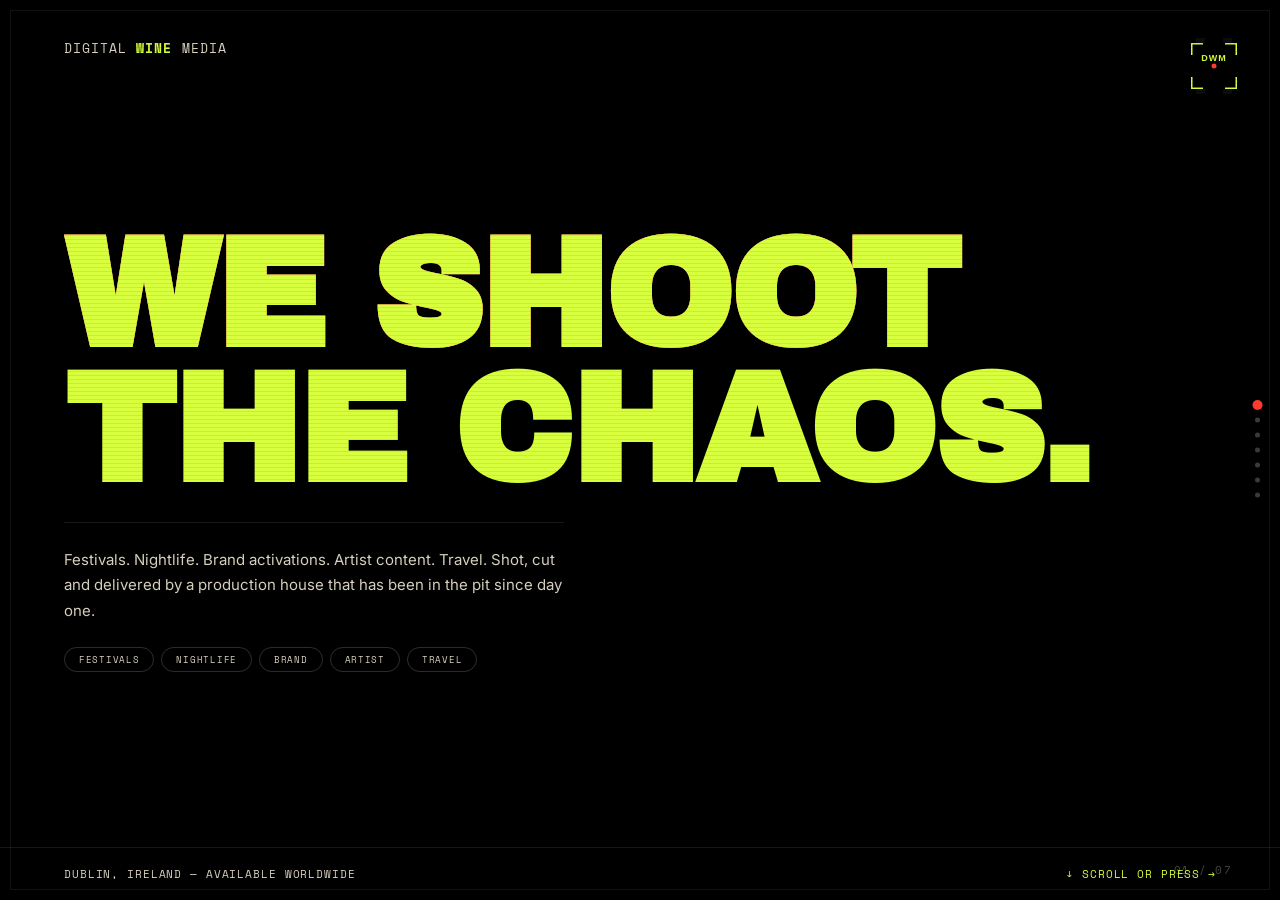
<file: DWM_Pitch_Deck.html>
<!DOCTYPE html>
<html lang="en">
<head>
<meta charset="UTF-8">
<meta name="viewport" content="width=device-width, initial-scale=1.0, viewport-fit=cover">
<title>Digital Wine Media — Capabilities</title>
<link href="https://fonts.googleapis.com/css2?family=Archivo+Black&family=Space+Mono:wght@400;700&family=Inter:wght@400;500;700&display=swap" rel="stylesheet">
<style>
/* ── RESET ── */
*{margin:0;padding:0;box-sizing:border-box;-webkit-tap-highlight-color:transparent;}
html,body{width:100%;height:100%;overflow:hidden;background:#000;}

/* ── TOKENS ── */
:root{
  --ink:#0c0c0c;
  --void:#000;
  --acid:#d7ff3d;
  --blood:#ff3b30;
  --cream:#ede7d9;
  --cream-dim:#d9d2c0;
  --mid:#1a1a1a;
  --line:rgba(237,231,217,0.1);
  --display:'Archivo Black',sans-serif;
  --mono:'Space Mono',monospace;
  --body:'Inter',sans-serif;
}

/* ── DECK SHELL ── */
#deck{
  position:fixed;inset:0;
  overflow:hidden;
}

/* ── SLIDE ── */
.slide{
  position:absolute;inset:0;
  display:flex;flex-direction:column;justify-content:center;
  padding:clamp(28px,5vw,64px);
  background:var(--ink);
  opacity:0;pointer-events:none;
  transition:opacity 0s;
  z-index:1;
}
.slide.active{opacity:1;pointer-events:all;z-index:10;}
.slide.exit{opacity:0;z-index:9;}

/* ── GRAIN ── */
.grain{
  position:fixed;inset:0;z-index:9000;pointer-events:none;
  opacity:0.055;
  background-image:url("[data-uri]");
  background-size:64px 64px;
}
.scanlines{
  position:fixed;inset:0;z-index:8998;pointer-events:none;
  background:repeating-linear-gradient(0deg,rgba(0,0,0,0.07) 0,rgba(0,0,0,0.07) 1px,transparent 1px,transparent 4px);
}
.frame{
  position:fixed;inset:10px;z-index:8999;pointer-events:none;
  border:1px solid rgba(237,231,217,0.07);
}

/* ── PROGRESS ── */
#progress{
  position:fixed;top:0;left:0;height:2px;background:var(--acid);
  z-index:9999;transition:width .6s cubic-bezier(.16,.84,.44,1);
}

/* ── NAV DOTS ── */
#nav{
  position:fixed;right:20px;top:50%;transform:translateY(-50%);
  z-index:9999;display:flex;flex-direction:column;gap:10px;
}
#nav span{
  width:5px;height:5px;border-radius:50%;
  background:rgba(237,231,217,0.25);
  cursor:pointer;transition:all .3s;display:block;
}
#nav span.on{background:var(--blood);transform:scale(2);}

/* ── SLIDE COUNT ── */
#count{
  position:fixed;bottom:22px;right:clamp(20px,4vw,48px);
  font-family:var(--mono);font-size:11px;color:rgba(237,231,217,0.3);
  z-index:9999;letter-spacing:.12em;
}

/* ── EYEBROW ── */
.eyebrow{
  display:flex;align-items:center;gap:8px;
  font-family:var(--mono);font-size:11px;letter-spacing:.22em;text-transform:uppercase;
  color:var(--cream-dim);margin-bottom:18px;
}
.eyebrow::before{content:'';width:22px;height:1px;background:var(--acid);}
.eyebrow::after{content:'';width:4px;height:4px;border-radius:50%;background:var(--blood);}

/* ── TITLES ── */
.title{
  font-family:var(--display);text-transform:uppercase;
  line-height:.88;letter-spacing:-.02em;
  color:var(--cream);
}
.t-xl{font-size:clamp(52px,12vw,180px);}
.t-lg{font-size:clamp(40px,8vw,110px);}
.t-md{font-size:clamp(28px,5vw,68px);}
.accent{color:var(--acid);}
.blood{color:var(--blood);}

/* ── BODY ── */
.body{
  font-family:var(--body);font-size:clamp(13px,1.4vw,17px);
  line-height:1.7;color:var(--cream-dim);max-width:600px;
}
.mono{font-family:var(--mono);font-size:11px;letter-spacing:.08em;color:var(--cream-dim);}

/* ── DIVIDER ── */
.rule{height:1px;background:var(--line);margin:24px 0;}
.acid-line{height:2px;background:var(--acid);width:40px;margin:16px 0;}

/* ── GLITCH ANIM ── */
@keyframes glitch{
  0%{clip-path:inset(0 0 100% 0);transform:translate(0);}
  10%{clip-path:inset(8% 0 62% 0);transform:translate(-4px,0);}
  20%{clip-path:inset(58% 0 8% 0);transform:translate(4px,0);}
  30%{clip-path:inset(0 0 0 0);transform:translate(0);}
  100%{clip-path:inset(0 0 0 0);transform:translate(0);}
}
@keyframes glitch2{
  0%{clip-path:inset(0 0 100% 0);}
  5%{clip-path:inset(62% 0 18% 0);transform:translate(6px,0);}
  15%{clip-path:inset(18% 0 52% 0);transform:translate(-6px,0);}
  25%{clip-path:inset(0 0 0 0);transform:translate(0);}
  100%{clip-path:inset(0 0 0 0);}
}
@keyframes flicker{
  0%,92%,100%{opacity:1;}
  93%{opacity:.4;}
  95%{opacity:1;}
  97%{opacity:.2;}
  99%{opacity:1;}
}
@keyframes scanFlash{
  0%{transform:translateY(-100%);}
  100%{transform:translateY(100vh);}
}
@keyframes fadeUp{
  from{opacity:0;transform:translateY(30px);}
  to{opacity:1;transform:translateY(0);}
}
@keyframes fadeIn{
  from{opacity:0;}to{opacity:1;}
}
@keyframes barIn{
  from{transform:scaleX(0);}to{transform:scaleX(1);}
}
@keyframes blink{0%,100%{opacity:1;}50%{opacity:0;}}
@keyframes bloodPulse{0%,100%{box-shadow:0 0 0 0 rgba(255,59,48,0);}50%{box-shadow:0 0 0 6px rgba(255,59,48,0.18);}}

.glitch-title{position:relative;}
.glitch-title::before,.glitch-title::after{
  content:attr(data-text);position:absolute;top:0;left:0;width:100%;
  font-family:inherit;font-size:inherit;font-weight:inherit;
  text-transform:inherit;letter-spacing:inherit;line-height:inherit;
  pointer-events:none;
}
.glitch-title::before{color:var(--blood);animation:glitch 3s steps(2) infinite;}
.glitch-title::after{color:var(--acid);animation:glitch2 3s steps(2) .12s infinite;}

/* ── SCAN LINE (transition) ── */
.scan-flash{
  position:fixed;top:0;left:0;width:100%;height:3px;
  background:linear-gradient(90deg,transparent,var(--acid),transparent);
  z-index:9990;pointer-events:none;opacity:0;
}
.scan-flash.run{animation:scanFlash .45s ease-out forwards;opacity:1;}

/* ── SLIDE CONTENT ENTRANCE ── */
.slide.active .anim{
  animation:fadeUp .7s cubic-bezier(.16,.84,.44,1) both;
}
.slide.active .anim-d1{animation-delay:.08s;}
.slide.active .anim-d2{animation-delay:.18s;}
.slide.active .anim-d3{animation-delay:.28s;}
.slide.active .anim-d4{animation-delay:.38s;}
.slide.active .anim-d5{animation-delay:.48s;}
.slide.active .anim-d6{animation-delay:.58s;}

/* ── GRID HELPERS ── */
.two-col{display:grid;grid-template-columns:1fr 1fr;gap:40px;align-items:start;}
.three-col{display:grid;grid-template-columns:repeat(3,1fr);gap:24px;}
.stat-row{display:flex;gap:clamp(24px,4vw,56px);flex-wrap:wrap;margin-top:32px;}
.stat b{display:block;font-family:var(--display);font-size:clamp(28px,4vw,52px);color:var(--cream);}
.stat span{font-family:var(--mono);font-size:10px;letter-spacing:.1em;text-transform:uppercase;color:var(--cream-dim);}

/* ── CAP CARD ── */
.cap-card{
  background:var(--mid);padding:28px 22px;border:1px solid var(--line);
  position:relative;overflow:hidden;
  transition:border-color .3s;
}
.cap-card::before{
  content:'';position:absolute;top:0;left:0;width:2px;height:0;
  background:var(--acid);transition:height .4s;
}
.cap-card:hover::before{height:100%;}
.cap-card:hover{border-color:rgba(215,255,61,0.2);}
.cap-num{font-family:var(--mono);font-size:10px;color:var(--acid);margin-bottom:14px;}
.cap-card h3{font-family:var(--display);font-size:20px;text-transform:uppercase;color:var(--cream);margin-bottom:10px;}
.cap-card p{font-family:var(--body);font-size:12px;line-height:1.65;color:var(--cream-dim);}

/* ── PROCESS ROWS ── */
.process-row{
  display:grid;grid-template-columns:56px 1fr 1.4fr;
  gap:20px;padding:20px 0;border-bottom:1px solid var(--line);
  align-items:center;
}
.pnum{font-family:var(--display);font-size:28px;color:var(--acid);}
.process-row h3{font-family:var(--display);font-size:clamp(20px,2.8vw,30px);text-transform:uppercase;color:var(--cream);}
.process-row p{font-family:var(--body);font-size:12px;line-height:1.65;color:var(--cream-dim);}

/* ── MARQUEE ── */
.marquee-wrap{overflow:hidden;border-top:1px solid var(--line);border-bottom:1px solid var(--line);padding:16px 0;margin:30px 0;}
.marquee-track{display:flex;gap:48px;white-space:nowrap;animation:marqueeScroll 28s linear infinite;}
.marquee-track span{font-family:var(--display);font-size:clamp(18px,2.4vw,28px);text-transform:uppercase;color:var(--cream);opacity:.8;}
.marquee-track span.x{color:var(--acid);}
@keyframes marqueeScroll{from{transform:translateX(0);}to{transform:translateX(-50%);}}

/* ── LIVE BADGE ── */
.live-badge{
  display:inline-flex;align-items:center;gap:7px;
  background:var(--blood);color:var(--cream);
  font-family:var(--mono);font-size:9px;letter-spacing:.1em;
  padding:4px 10px;text-transform:uppercase;margin-bottom:16px;
}
.live-dot{width:5px;height:5px;border-radius:50%;background:var(--cream);animation:blink 1.2s infinite;}

/* ── PILL ── */
.pill{
  display:inline-block;border:1px solid rgba(237,231,217,0.2);
  padding:5px 14px;border-radius:100px;
  font-family:var(--mono);font-size:9px;letter-spacing:.08em;text-transform:uppercase;
  color:var(--cream-dim);margin:4px 3px 0 0;
}

/* ── QUOTE BLOCK ── */
.q-block{
  border-left:2px solid var(--acid);padding-left:22px;margin:16px 0;
}
.q-block p{font-family:var(--body);font-size:clamp(15px,1.8vw,22px);line-height:1.5;color:var(--cream);font-style:italic;}
.q-block cite{font-family:var(--mono);font-size:10px;color:var(--acid);display:block;margin-top:10px;font-style:normal;}

/* ── TABLE ── */
.price-table{width:100%;border-collapse:collapse;margin-top:24px;}
.price-table th{font-family:var(--mono);font-size:10px;letter-spacing:.12em;text-transform:uppercase;color:var(--acid);text-align:left;padding:10px 0;border-bottom:1px solid var(--line);}
.price-table td{font-family:var(--body);font-size:13px;color:var(--cream-dim);padding:12px 0;border-bottom:1px solid rgba(237,231,217,0.06);}
.price-table td:last-child{color:var(--cream);font-weight:600;text-align:right;}
.price-table tr.total td{color:var(--acid);font-weight:700;border-top:1px solid var(--acid);border-bottom:none;padding-top:16px;}

/* ── COVER SPECIFIC ── */
#s0{background:var(--void);}
#s0 .wordmark{font-family:var(--mono);font-size:13px;letter-spacing:.08em;color:var(--cream-dim);}
#s0 .wordmark b{color:var(--acid);}
#s0 .corner-mark{position:absolute;top:clamp(20px,3vw,40px);right:clamp(20px,3vw,40px);}
#s0 .bottom-bar{
  position:absolute;bottom:0;left:0;right:0;
  padding:18px clamp(28px,5vw,64px);
  display:flex;justify-content:space-between;align-items:center;
  border-top:1px solid var(--line);
}

/* ── VIEWFINDER LOGO ── */
.vf-logo{display:inline-block;position:relative;}
.vf-logo svg{display:block;}

/* ── CTA SLIDE ── */
#s-cta{background:var(--void);}
#s-cta .cta-email{
  font-family:var(--mono);font-size:clamp(13px,2vw,22px);
  color:var(--cream);text-decoration:none;
  border-bottom:1px solid rgba(237,231,217,0.3);padding-bottom:4px;
  transition:color .3s,border-color .3s;
}
#s-cta .cta-email:hover{color:var(--acid);border-color:var(--acid);}

/* ── RESPONSIVE ── */
@media(max-width:680px){
  .two-col,.three-col{grid-template-columns:1fr;}
  .process-row{grid-template-columns:40px 1fr;gap:12px;}
  .process-row p{grid-column:2;}
  #nav{display:none;}
}
@media(prefers-reduced-motion:reduce){
  .glitch-title::before,.glitch-title::after{display:none;}
  .slide.active .anim{animation:none;opacity:1;}
  .marquee-track{animation:none;}
}
</style>
</head>
<body>

<div class="grain"></div>
<div class="scanlines"></div>
<div class="frame"></div>
<div id="progress"></div>
<div id="nav"></div>
<div id="count"></div>
<div class="scan-flash" id="scanFlash"></div>

<div id="deck">

<!-- ══ SLIDE 0 — COVER ══════════════════════════════════════════════════════ -->
<div class="slide active" id="s0">
  <div style="position:absolute;top:clamp(20px,3vw,40px);left:clamp(28px,5vw,64px);" class="anim">
    <div class="wordmark">DIGITAL <b>WINE</b> MEDIA</div>
  </div>

  <!-- Viewfinder logo top right -->
  <div class="corner-mark anim anim-d1">
    <svg width="56" height="56" viewBox="0 0 56 56" fill="none" xmlns="http://www.w3.org/2000/svg">
      <!-- film notches top -->
      <rect x="10" y="0" width="9" height="5" fill="#0c0c0c"/>
      <rect x="37" y="0" width="9" height="5" fill="#0c0c0c"/>
      <!-- film notches bottom -->
      <rect x="10" y="51" width="9" height="5" fill="#0c0c0c"/>
      <rect x="37" y="51" width="9" height="5" fill="#0c0c0c"/>
      <!-- corner brackets -->
      <rect x="5" y="5" width="12" height="1.5" fill="#d7ff3d"/>
      <rect x="5" y="5" width="1.5" height="12" fill="#d7ff3d"/>
      <rect x="39" y="5" width="12" height="1.5" fill="#d7ff3d"/>
      <rect x="49.5" y="5" width="1.5" height="12" fill="#d7ff3d"/>
      <rect x="5" y="49.5" width="12" height="1.5" fill="#d7ff3d"/>
      <rect x="5" y="39" width="1.5" height="12" fill="#d7ff3d"/>
      <rect x="39" y="49.5" width="12" height="1.5" fill="#d7ff3d"/>
      <rect x="49.5" y="39" width="1.5" height="12" fill="#d7ff3d"/>
      <!-- centre dot -->
      <circle cx="28" cy="28" r="2.5" fill="#ff3b30"/>
      <!-- DWM text -->
      <text x="28" y="23" text-anchor="middle" fill="#d7ff3d" font-family="'Arial Black',sans-serif" font-size="9" font-weight="900" letter-spacing="1">DWM</text>
    </svg>
  </div>

  <!-- Main title -->
  <div style="position:relative;z-index:2;">
    <h1 class="title t-xl glitch-title anim anim-d1" data-text="WE SHOOT">WE SHOOT</h1>
    <h1 class="title t-xl anim anim-d2" style="color:var(--acid);animation:flicker 6s infinite .4s;">THE CHAOS.</h1>
    <div class="rule anim anim-d3" style="max-width:500px;"></div>
    <p class="body anim anim-d4" style="max-width:520px;font-size:clamp(12px,1.3vw,15px);">Festivals. Nightlife. Brand activations. Artist content. Travel. Shot, cut and delivered by a production house that has been in the pit since day one.</p>
    <div style="margin-top:20px;" class="anim anim-d5">
      <span class="pill">Festivals</span>
      <span class="pill">Nightlife</span>
      <span class="pill">Brand</span>
      <span class="pill">Artist</span>
      <span class="pill">Travel</span>
    </div>
  </div>

  <div class="bottom-bar anim anim-d6">
    <span class="mono">DUBLIN, IRELAND — AVAILABLE WORLDWIDE</span>
    <span class="mono" style="color:var(--acid);">↓ SCROLL OR PRESS →</span>
  </div>
</div>

<!-- ══ SLIDE 1 — MANIFESTO ══════════════════════════════════════════════════ -->
<div class="slide" id="s1">
  <div class="eyebrow anim">01 — WHO WE ARE</div>
  <h2 class="title t-lg anim anim-d1">THE<br><span class="accent">VISION.</span></h2>
  <div class="acid-line anim anim-d2"></div>
  <div class="two-col" style="margin-top:28px;">
    <div>
      <p class="body anim anim-d3">Digital Wine Media is not a typical video production company. It is a one-person studio built on years of being inside the rooms where culture happens — festival pits, nightclub booths, brand launches, artist sessions — and knowing instinctively how to capture what actually makes those moments feel the way they do.</p>
      <p class="body anim anim-d4" style="margin-top:16px;">The output is darker, grittier, and more sinister in energy than anything else being produced in the Irish market. That is not a style choice. It is a point of view that has been earned on location, one shoot at a time.</p>
    </div>
    <div>
      <div class="q-block anim anim-d3">
        <p>"This is not work you can get from a typical videographer. It is a niche that very few operators occupy globally — and nobody in Ireland is doing it at this level."</p>
        <cite>— Dillon Ward, Director & Founder</cite>
      </div>
      <div class="stat-row anim anim-d5" style="margin-top:24px;">
        <div class="stat"><b>100<span style="color:var(--acid);">+</span></b><span>Flights in 18 months</span></div>
        <div class="stat"><b>6<span style="color:var(--acid);">+</span></b><span>Countries shot</span></div>
        <div class="stat"><b>1</b><span>Crew. Full service.</span></div>
      </div>
    </div>
  </div>
</div>

<!-- ══ SLIDE 2 — CAPABILITIES ═══════════════════════════════════════════════ -->
<div class="slide" id="s2">
  <div class="eyebrow anim">02 — CAPABILITIES</div>
  <h2 class="title t-md anim anim-d1">WHAT WE <span class="accent">ACTUALLY</span> DO.</h2>
  <div class="rule anim anim-d2"></div>
  <div class="three-col" style="margin-top:20px;">
    <div class="cap-card anim anim-d2">
      <div class="cap-num">01</div>
      <h3>Festivals & Live Events</h3>
      <p>Multi-cam recap edits, crowd energy, drone openers. Turned around while the moment is still trending.</p>
    </div>
    <div class="cap-card anim anim-d3">
      <div class="cap-num">02</div>
      <h3>Nightlife & DJ Culture</h3>
      <p>Club nights, b2b sets, after-dark texture. We shoot low light like it is daylight.</p>
    </div>
    <div class="cap-card anim anim-d4">
      <div class="cap-num">03</div>
      <h3>Brand Activations</h3>
      <p>Sponsor integrations and product-in-the-wild content that does not feel like an ad break.</p>
    </div>
    <div class="cap-card anim anim-d3">
      <div class="cap-num">04</div>
      <h3>Artist & Talent Content</h3>
      <p>Music videos, press junkets, behind-the-scenes. Content that holds up next to the artist's own output.</p>
    </div>
    <div class="cap-card anim anim-d4">
      <div class="cap-num">05</div>
      <h3>Travel & Lifestyle</h3>
      <p>Destination recaps shot the way the trip actually felt. Not how the brochure says it should.</p>
    </div>
    <div class="cap-card anim anim-d5" style="background:var(--acid);border-color:transparent;">
      <div class="cap-num" style="color:var(--ink);">+</div>
      <h3 style="color:var(--ink);">Full Post-Production</h3>
      <p style="color:rgba(12,12,12,.7);">Colour grade, sound design, captioning and platform-specific cuts. Every project leaves edit-ready, not raw.</p>
    </div>
  </div>
</div>

<!-- ══ SLIDE 3 — PROCESS ════════════════════════════════════════════════════ -->
<div class="slide" id="s3">
  <div class="eyebrow anim">03 — HOW IT RUNS</div>
  <h2 class="title t-md anim anim-d1">FROM BRIEF<br>TO <span class="accent">DELIVERED.</span></h2>
  <div style="margin-top:28px;border-top:1px solid var(--line);">
    <div class="process-row anim anim-d2">
      <div class="pnum">01</div>
      <h3>Brief & Concept</h3>
      <p>Quick call. Clear brief. What is the event, the brand, the deadline. We come back with a shot list and a tone reference, not a generic proposal.</p>
    </div>
    <div class="process-row anim anim-d3">
      <div class="pnum">02</div>
      <h3>On the Ground</h3>
      <p>We embed with the event or talent. Multi-cam where it counts, run-and-gun where it does not. We shoot for the edit, not for a highlight reel.</p>
    </div>
    <div class="process-row anim anim-d4">
      <div class="pnum">03</div>
      <h3>Cut & Colour</h3>
      <p>Edit, grade, sound design — all in-house. Drafts turned around fast enough to still ride the momentum of the moment.</p>
    </div>
    <div class="process-row anim anim-d5" style="border-bottom:none;">
      <div class="pnum">04</div>
      <h3>Delivered, Platform-Ready</h3>
      <p>Vertical, square, 16:9 — whatever the channel needs. Captioned, exported and ready to post. No extra round trip.</p>
    </div>
  </div>
</div>

<!-- ══ SLIDE 4 — CLIENTS / ROSTER ══════════════════════════════════════════ -->
<div class="slide" id="s4">
  <div class="eyebrow anim">04 — WHO WE'VE WORKED WITH</div>
  <h2 class="title t-md anim anim-d1">THE <span class="accent">ROSTER.</span></h2>
  <div class="marquee-wrap anim anim-d2">
    <div class="marquee-track">
      <span>KNEECAP</span><span class="x">/</span><span>DEEP DISH</span><span class="x">/</span><span>DISTRICT X</span><span class="x">/</span>
      <span>HEINEKEN</span><span class="x">/</span><span>JÄGERMEISTER</span><span class="x">/</span><span>WHITE CLAW</span><span class="x">/</span>
      <span>BULMERS</span><span class="x">/</span><span>ROCK SHORE</span><span class="x">/</span><span>SEA SESSIONS</span><span class="x">/</span>
      <span>INDEX</span><span class="x">/</span><span>RIORDAN</span><span class="x">/</span><span>DOVE CAMERON</span><span class="x">/</span>
      <span>REBŪKE</span><span class="x">/</span><span>APEROL SPRITZ</span><span class="x">/</span><span>ASAHI</span><span class="x">/</span>
      <span>KNEECAP</span><span class="x">/</span><span>DEEP DISH</span><span class="x">/</span><span>DISTRICT X</span><span class="x">/</span>
      <span>HEINEKEN</span><span class="x">/</span><span>JÄGERMEISTER</span><span class="x">/</span><span>WHITE CLAW</span><span class="x">/</span>
      <span>BULMERS</span><span class="x">/</span><span>ROCK SHORE</span><span class="x">/</span><span>SEA SESSIONS</span><span class="x">/</span>
      <span>INDEX</span><span class="x">/</span><span>RIORDAN</span><span class="x">/</span><span>DOVE CAMERON</span><span class="x">/</span>
      <span>REBŪKE</span><span class="x">/</span><span>APEROL SPRITZ</span><span class="x">/</span><span>ASAHI</span><span class="x">/</span>
    </div>
  </div>
  <div class="three-col anim anim-d3" style="margin-top:20px;">
    <div>
      <div class="mono" style="color:var(--acid);margin-bottom:10px;">MUSIC & ARTISTS</div>
      <p class="body" style="font-size:12px;">Kneecap · Deep Dish · Dubfire · Riordan · Rebūke · Dove Cameron · District X · Index</p>
    </div>
    <div>
      <div class="mono" style="color:var(--acid);margin-bottom:10px;">ALCOHOL & FMCG</div>
      <p class="body" style="font-size:12px;">Heineken · Jägermeister · Bulmers · Rock Shore · White Claw · Aperol Spritz · Asahi · Koppaberg · Coors Light</p>
    </div>
    <div>
      <div class="mono" style="color:var(--acid);margin-bottom:10px;">FESTIVALS & EVENTS</div>
      <p class="body" style="font-size:12px;">Sea Sessions · Electric Picnic · Snow Machine NZ · EP Ibiza · Temple Bar · Vicar Street</p>
    </div>
  </div>
  <div class="stat-row anim anim-d4" style="margin-top:28px;padding-top:20px;border-top:1px solid var(--line);">
    <div class="stat"><b style="color:var(--acid);">100%</b><span>Inbound clients</span></div>
    <div class="stat"><b>6+</b><span>Countries shot</span></div>
    <div class="stat"><b>3+</b><span>Years delivering</span></div>
    <div class="stat"><b>0</b><span>Stock footage used. Ever.</span></div>
  </div>
</div>

<!-- ══ SLIDE 5 — WHY DWM ═════════════════════════════════════════════════════ -->
<div class="slide" id="s5">
  <div class="eyebrow anim">05 — THE DIFFERENCE</div>
  <h2 class="title t-md anim anim-d1">WHY <span class="accent">DWM.</span></h2>
  <div class="rule anim anim-d2"></div>
  <div class="two-col" style="margin-top:20px;gap:clamp(24px,4vw,60px);">
    <div>
      <p class="body anim anim-d3">Most production companies shoot events. We live inside them. There is a difference between pointing a camera at a room and actually understanding the culture you are documenting. DWM has earned that understanding over years of being the person in the pit, in the booth, at the shoot.</p>
      <p class="body anim anim-d4" style="margin-top:16px;">The output is grittier, darker, more urgent than the standard Irish market produces. That is intentional. It is a niche built for brands that want to show up in culture, not just advertise next to it.</p>
      <div class="live-badge anim anim-d5" style="margin-top:24px;">
        <span class="live-dot"></span>ONE CREW. FULL SERVICE.
      </div>
    </div>
    <div>
      <div style="display:flex;flex-direction:column;gap:14px;margin-top:4px;">
        <div class="cap-card anim anim-d3" style="padding:18px 16px;">
          <div class="cap-num">SPEED</div>
          <p>48-hour turnaround on recaps when the moment matters. Same-day social cuts when required.</p>
        </div>
        <div class="cap-card anim anim-d4" style="padding:18px 16px;">
          <div class="cap-num">AUTHENTICITY</div>
          <p>Shot by someone who actually understands the culture. Not a crew that showed up with a brief.</p>
        </div>
        <div class="cap-card anim anim-d5" style="padding:18px 16px;">
          <div class="cap-num">SCALE</div>
          <p>One decision maker, one creative vision, zero agency overhead. You brief one person and get the output.</p>
        </div>
      </div>
    </div>
  </div>
</div>

<!-- ══ SLIDE 6 — CTA ════════════════════════════════════════════════════════ -->
<div class="slide" id="s-cta" style="background:var(--void);">
  <h2 class="title t-xl glitch-title anim anim-d1" data-text="GOT A">GOT A</h2>
  <h2 class="title t-xl anim anim-d2" style="color:var(--acid);">BRIEF?</h2>
  <h2 class="title t-xl anim anim-d3" style="color:rgba(237,231,217,0.18);">LET'S SHOOT IT.</h2>
  <div class="rule anim anim-d4" style="max-width:400px;margin:28px 0;"></div>
  <div class="anim anim-d5">
    <a class="cta-email" href="mailto:digitalwinemedia@gmail.com">digitalwinemedia@gmail.com</a>
  </div>
  <div class="anim anim-d6" style="margin-top:24px;">
    <span class="mono">DUBLIN, IRELAND  ·  AVAILABLE FOR TRAVEL WORLDWIDE</span>
  </div>
  <!-- Viewfinder mark bottom right -->
  <div style="position:absolute;bottom:clamp(24px,4vw,48px);right:clamp(28px,5vw,64px);opacity:.25;" class="anim anim-d6">
    <svg width="80" height="80" viewBox="0 0 56 56" fill="none">
      <rect x="10" y="0" width="9" height="5" fill="#0c0c0c"/>
      <rect x="37" y="0" width="9" height="5" fill="#0c0c0c"/>
      <rect x="10" y="51" width="9" height="5" fill="#0c0c0c"/>
      <rect x="37" y="51" width="9" height="5" fill="#0c0c0c"/>
      <rect x="5" y="5" width="12" height="1.5" fill="#d7ff3d"/>
      <rect x="5" y="5" width="1.5" height="12" fill="#d7ff3d"/>
      <rect x="39" y="5" width="12" height="1.5" fill="#d7ff3d"/>
      <rect x="49.5" y="5" width="1.5" height="12" fill="#d7ff3d"/>
      <rect x="5" y="49.5" width="12" height="1.5" fill="#d7ff3d"/>
      <rect x="5" y="39" width="1.5" height="12" fill="#d7ff3d"/>
      <rect x="39" y="49.5" width="12" height="1.5" fill="#d7ff3d"/>
      <rect x="49.5" y="39" width="1.5" height="12" fill="#d7ff3d"/>
      <circle cx="28" cy="28" r="2.5" fill="#ff3b30"/>
      <text x="28" y="23" text-anchor="middle" fill="#d7ff3d" font-family="'Arial Black',sans-serif" font-size="9" font-weight="900" letter-spacing="1">DWM</text>
    </svg>
  </div>
</div>

</div><!-- /deck -->

<script>
(function(){
'use strict';

const slides = Array.from(document.querySelectorAll('.slide'));
const total = slides.length;
let current = 0;
let transitioning = false;

const progress = document.getElementById('progress');
const navEl = document.getElementById('nav');
const countEl = document.getElementById('count');
const flash = document.getElementById('scanFlash');

// Build nav dots
slides.forEach((_,i)=>{
  const s = document.createElement('span');
  s.addEventListener('click',()=>goto(i));
  navEl.appendChild(s);
});

function updateUI(){
  const dots = navEl.querySelectorAll('span');
  dots.forEach((d,i)=>d.classList.toggle('on', i===current));
  progress.style.width = ((current/(total-1))*100)+'%';
  countEl.textContent = String(current+1).padStart(2,'0')+' / '+String(total).padStart(2,'0');
}

function runFlash(cb){
  flash.classList.remove('run');
  void flash.offsetWidth;
  flash.classList.add('run');
  setTimeout(cb, 200);
}

function goto(n){
  if(n===current||transitioning) return;
  transitioning=true;
  runFlash(()=>{
    slides[current].classList.remove('active');
    slides[current].classList.add('exit');
    setTimeout(()=>slides[current-1>=0?current:0].classList.remove('exit'),400);
    current=n;
    slides[current].classList.add('active');
    // Re-trigger entrance anims
    const anims = slides[current].querySelectorAll('.anim');
    anims.forEach(el=>{
      el.style.animation='none';
      void el.offsetWidth;
      el.style.animation='';
    });
    updateUI();
    setTimeout(()=>{transitioning=false;},500);
  });
}

function next(){ if(current<total-1) goto(current+1); }
function prev(){ if(current>0) goto(current-1); }

// Keyboard
document.addEventListener('keydown',e=>{
  if(e.key==='ArrowRight'||e.key==='ArrowDown'||e.key===' ') next();
  if(e.key==='ArrowLeft'||e.key==='ArrowUp') prev();
});

// Touch/swipe
let tx=0,ty=0;
document.addEventListener('touchstart',e=>{tx=e.touches[0].clientX;ty=e.touches[0].clientY;},{passive:true});
document.addEventListener('touchend',e=>{
  const dx=e.changedTouches[0].clientX-tx;
  const dy=e.changedTouches[0].clientY-ty;
  if(Math.abs(dx)>Math.abs(dy)){dx<-40?next():dx>40?prev():null;}
  else{dy<-40?next():dy>40?prev():null;}
},{passive:true});

// Scroll wheel
let wheelTimer=null;
document.addEventListener('wheel',e=>{
  e.preventDefault();
  if(wheelTimer) return;
  wheelTimer=setTimeout(()=>{wheelTimer=null;},600);
  e.deltaY>0?next():prev();
},{passive:false});

updateUI();
})();
</script>
</body>
</html>
</file>
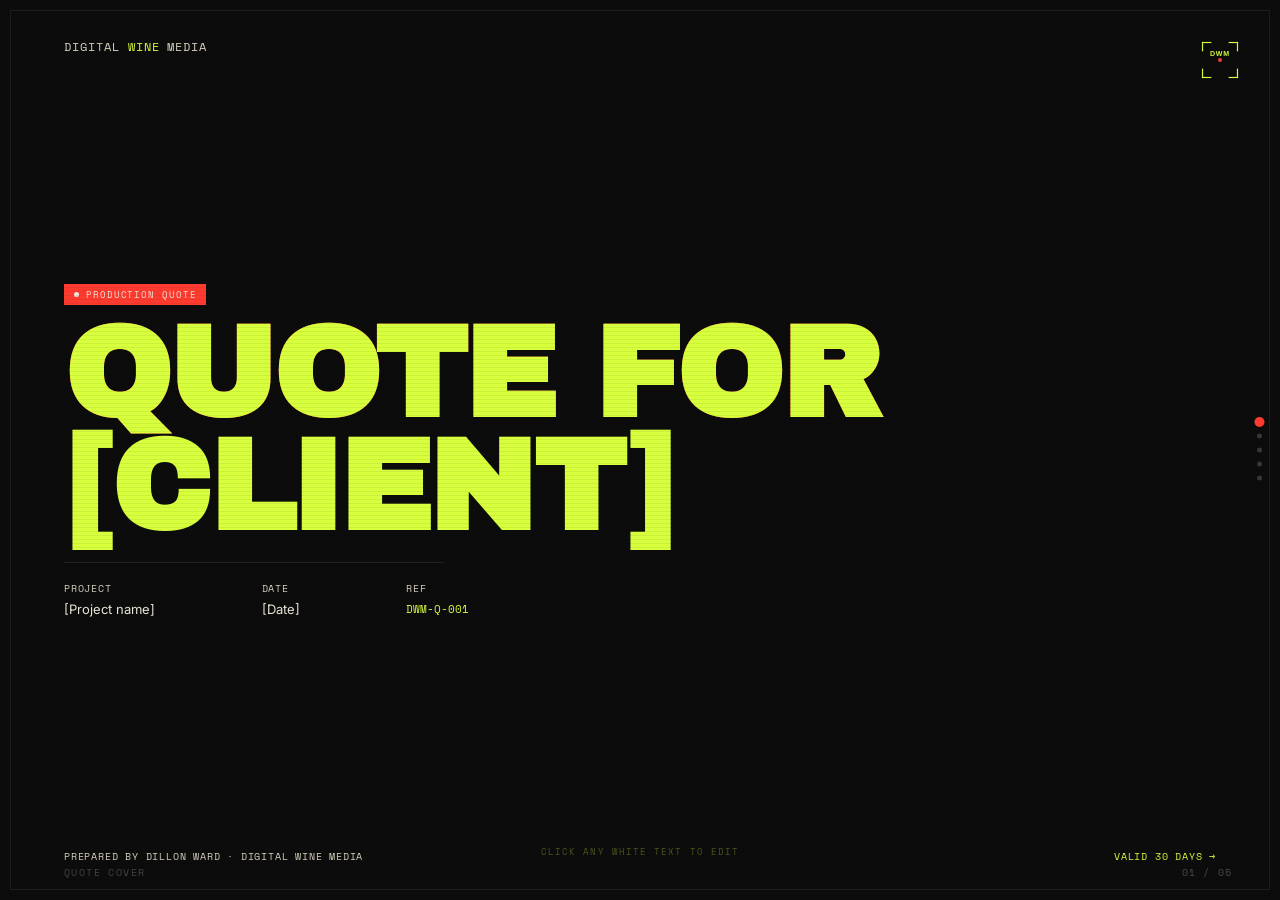
<file: DWM_Quote_Template.html>
<!DOCTYPE html>
<html lang="en">
<head>
<meta charset="UTF-8">
<meta name="viewport" content="width=device-width, initial-scale=1.0, viewport-fit=cover">
<title>DWM — Quote</title>
<link href="https://fonts.googleapis.com/css2?family=Archivo+Black&family=Space+Mono:wght@400;700&family=Inter:wght@400;500;600;700&display=swap" rel="stylesheet">
<style>
*{margin:0;padding:0;box-sizing:border-box;-webkit-tap-highlight-color:transparent;}
html,body{width:100%;height:100%;overflow:hidden;background:#000;}
:root{
  --ink:#0c0c0c;--void:#000;--acid:#d7ff3d;--blood:#ff3b30;
  --cream:#ede7d9;--cream-dim:#d9d2c0;--mid:#1a1a1a;--dark:#111;
  --line:rgba(237,231,217,0.1);
  --display:'Archivo Black',sans-serif;
  --mono:'Space Mono',monospace;
  --body:'Inter',sans-serif;
}
#deck{position:fixed;inset:0;overflow:hidden;}
.slide{position:absolute;inset:0;display:flex;flex-direction:column;justify-content:center;padding:clamp(28px,5vw,64px);background:var(--ink);opacity:0;pointer-events:none;z-index:1;}
.slide.active{opacity:1;pointer-events:all;z-index:10;}

.grain{position:fixed;inset:0;z-index:9000;pointer-events:none;opacity:0.05;background-image:url("[data-uri]");background-size:64px 64px;}
.scanlines{position:fixed;inset:0;z-index:8998;pointer-events:none;background:repeating-linear-gradient(0deg,rgba(0,0,0,0.06) 0,rgba(0,0,0,0.06) 1px,transparent 1px,transparent 4px);}
.frame{position:fixed;inset:10px;z-index:8999;pointer-events:none;border:1px solid rgba(237,231,217,0.07);}
#progress{position:fixed;top:0;left:0;height:2px;background:var(--acid);z-index:9999;transition:width .5s cubic-bezier(.16,.84,.44,1);}
#nav{position:fixed;right:18px;top:50%;transform:translateY(-50%);z-index:9999;display:flex;flex-direction:column;gap:9px;}
#nav span{width:5px;height:5px;border-radius:50%;background:rgba(237,231,217,0.2);cursor:pointer;transition:all .3s;display:block;}
#nav span.on{background:var(--blood);transform:scale(2);}
#count{position:fixed;bottom:20px;right:clamp(20px,4vw,48px);font-family:var(--mono);font-size:10px;color:rgba(237,231,217,0.28);z-index:9999;letter-spacing:.12em;}
#slide-label{position:fixed;bottom:20px;left:clamp(28px,5vw,64px);font-family:var(--mono);font-size:10px;color:rgba(237,231,217,0.25);z-index:9999;letter-spacing:.14em;text-transform:uppercase;}
.scan-flash{position:fixed;top:0;left:0;width:100%;height:3px;background:linear-gradient(90deg,transparent,var(--acid),transparent);z-index:9990;pointer-events:none;opacity:0;}
.scan-flash.run{animation:scanFlash .45s ease-out forwards;opacity:1;}

@keyframes scanFlash{0%{transform:translateY(-100%);}100%{transform:translateY(100vh);}}
@keyframes fadeUp{from{opacity:0;transform:translateY(26px);}to{opacity:1;transform:translateY(0);}}
@keyframes glitch{0%{clip-path:inset(0 0 100% 0);transform:translate(0);}10%{clip-path:inset(8% 0 62% 0);transform:translate(-4px,0);}20%{clip-path:inset(58% 0 8% 0);transform:translate(4px,0);}30%,100%{clip-path:inset(0 0 0 0);transform:translate(0);}}
@keyframes glitch2{0%{clip-path:inset(0 0 100% 0);}5%{clip-path:inset(62% 0 18% 0);transform:translate(6px,0);}15%{clip-path:inset(18% 0 52% 0);transform:translate(-6px,0);}25%,100%{clip-path:inset(0 0 0 0);transform:translate(0);}}
@keyframes blink{0%,100%{opacity:1;}50%{opacity:0;}}
@keyframes countUp{from{opacity:0;transform:translateY(10px);}to{opacity:1;transform:translateY(0);}}

.slide.active .anim{animation:fadeUp .62s cubic-bezier(.16,.84,.44,1) both;}
.slide.active .d1{animation-delay:.06s;}.slide.active .d2{animation-delay:.13s;}
.slide.active .d3{animation-delay:.20s;}.slide.active .d4{animation-delay:.27s;}
.slide.active .d5{animation-delay:.34s;}.slide.active .d6{animation-delay:.41s;}
.slide.active .d7{animation-delay:.48s;}.slide.active .d8{animation-delay:.55s;}

.glitch{position:relative;}
.glitch::before,.glitch::after{content:attr(data-text);position:absolute;top:0;left:0;width:100%;font-family:inherit;font-size:inherit;font-weight:inherit;text-transform:inherit;letter-spacing:inherit;line-height:inherit;pointer-events:none;}
.glitch::before{color:var(--blood);animation:glitch 4s steps(2) infinite;}
.glitch::after{color:var(--acid);animation:glitch2 4s steps(2) .15s infinite;}

.eyebrow{display:flex;align-items:center;gap:8px;font-family:var(--mono);font-size:10px;letter-spacing:.22em;text-transform:uppercase;color:var(--cream-dim);margin-bottom:16px;}
.eyebrow::before{content:'';width:20px;height:1px;background:var(--acid);}
.eyebrow::after{content:'';width:3px;height:3px;border-radius:50%;background:var(--blood);}
.title{font-family:var(--display);text-transform:uppercase;line-height:.88;letter-spacing:-.02em;color:var(--cream);}
.t-xl{font-size:clamp(44px,10vw,140px);}
.t-lg{font-size:clamp(32px,6.5vw,88px);}
.t-md{font-size:clamp(24px,4vw,54px);}
.accent{color:var(--acid);}
.body{font-family:var(--body);font-size:clamp(12px,1.3vw,15px);line-height:1.7;color:var(--cream-dim);}
.mono{font-family:var(--mono);font-size:10px;letter-spacing:.08em;color:var(--cream-dim);}
.rule{height:1px;background:var(--line);margin:18px 0;}
.acid-line{height:2px;background:var(--acid);width:36px;margin:12px 0;}
.two-col{display:grid;grid-template-columns:1fr 1fr;gap:clamp(22px,4vw,52px);align-items:start;}
.live-badge{display:inline-flex;align-items:center;gap:7px;background:var(--blood);color:var(--cream);font-family:var(--mono);font-size:9px;letter-spacing:.1em;padding:4px 10px;text-transform:uppercase;margin-bottom:14px;}
.live-dot{width:5px;height:5px;border-radius:50%;background:var(--cream);animation:blink 1.2s infinite;}
.pill{display:inline-block;border:1px solid rgba(237,231,217,0.18);padding:4px 13px;border-radius:100px;font-family:var(--mono);font-size:9px;letter-spacing:.08em;text-transform:uppercase;color:var(--cream-dim);margin:3px 2px 0 0;}
.card{background:var(--mid);padding:22px 18px;border:1px solid var(--line);position:relative;overflow:hidden;}
.card::before{content:'';position:absolute;top:0;left:0;width:2px;height:0;background:var(--acid);transition:height .4s;}
.card:hover::before{height:100%;}
.card-label{font-family:var(--mono);font-size:9px;color:var(--acid);margin-bottom:10px;letter-spacing:.1em;}

/* QUOTE TABLE */
.q-table{width:100%;border-collapse:collapse;}
.q-table thead tr{border-bottom:1px solid rgba(215,255,61,0.3);}
.q-table th{font-family:var(--mono);font-size:9px;letter-spacing:.12em;text-transform:uppercase;color:var(--acid);text-align:left;padding:10px 0;font-weight:400;}
.q-table th:last-child{text-align:right;}
.q-table tbody tr{border-bottom:1px solid rgba(237,231,217,0.06);transition:background .2s;}
.q-table tbody tr:hover{background:rgba(237,231,217,0.03);}
.q-table td{font-family:var(--body);font-size:clamp(11px,1.2vw,13px);color:var(--cream-dim);padding:13px 0;vertical-align:top;}
.q-table td:first-child{color:var(--cream);font-weight:500;width:42%;}
.q-table td:nth-child(2){font-family:var(--mono);font-size:9px;color:rgba(237,231,217,0.4);padding-right:16px;}
.q-table td:last-child{text-align:right;color:var(--cream);font-family:var(--mono);font-size:clamp(11px,1.2vw,13px);white-space:nowrap;}
.q-table tfoot tr{border-top:1px solid var(--acid);}
.q-table tfoot td{padding:14px 0;font-family:var(--display);font-size:clamp(18px,2.5vw,28px);color:var(--acid);text-transform:uppercase;}
.q-table tfoot td:last-child{text-align:right;color:var(--acid);}
.q-table tr.addon td{color:rgba(237,231,217,0.45);}
.q-table tr.addon td:first-child{color:rgba(237,231,217,0.55);}
.q-table tr.addon td:last-child{color:rgba(215,255,61,0.5);}

/* ADD-ON DIVIDER */
.addon-label{font-family:var(--mono);font-size:9px;color:rgba(237,231,217,0.3);letter-spacing:.14em;padding:10px 0 6px;display:block;}

/* TERMS BLOCK */
.term-row{display:flex;gap:16px;padding:12px 0;border-bottom:1px solid var(--line);align-items:flex-start;}
.term-row:last-child{border-bottom:none;}
.term-key{font-family:var(--mono);font-size:9px;color:var(--acid);letter-spacing:.1em;min-width:120px;padding-top:1px;}
.term-val{font-family:var(--body);font-size:12px;color:var(--cream-dim);line-height:1.55;}

/* EDITABLE */
[contenteditable]{outline:none;cursor:text;}
[contenteditable]:hover{background:rgba(215,255,61,0.04);}
[contenteditable]:focus{background:rgba(215,255,61,0.07);outline:1px dashed rgba(215,255,61,0.3);}
.editable-hint{position:fixed;bottom:42px;left:50%;transform:translateX(-50%);font-family:var(--mono);font-size:9px;color:rgba(215,255,61,0.3);letter-spacing:.12em;z-index:9999;pointer-events:none;white-space:nowrap;}

/* TOTAL ANIMATE */
.total-figure{
  font-family:var(--display);font-size:clamp(52px,10vw,130px);
  color:var(--acid);line-height:.88;letter-spacing:-.02em;
  text-transform:uppercase;
}

@media(max-width:680px){
  .two-col{grid-template-columns:1fr;}
  .q-table td:nth-child(2){display:none;}
  #nav{display:none;}
}
@media(prefers-reduced-motion:reduce){
  .glitch::before,.glitch::after{display:none;}
  .slide.active .anim{animation:none;opacity:1;}
}
</style>
</head>
<body>
<div class="grain"></div>
<div class="scanlines"></div>
<div class="frame"></div>
<div id="progress"></div>
<div id="nav"></div>
<div id="count"></div>
<div id="slide-label"></div>
<div class="scan-flash" id="scanFlash"></div>
<div class="editable-hint">CLICK ANY WHITE TEXT TO EDIT</div>

<div id="deck">

<!-- ══ SLIDE 0 — COVER ══════════════════════════════════════════════════════ -->
<div class="slide active" id="s0" data-label="QUOTE COVER">
  <div style="position:absolute;top:clamp(20px,3vw,38px);left:clamp(28px,5vw,64px);" class="anim">
    <div class="mono" style="font-size:12px;">DIGITAL <span style="color:var(--acid);">WINE</span> MEDIA</div>
  </div>
  <div style="position:absolute;top:clamp(20px,3vw,38px);right:clamp(20px,3vw,40px);" class="anim d1">
    <svg width="44" height="44" viewBox="0 0 56 56" fill="none">
      <rect x="10" y="0" width="9" height="5" fill="#0c0c0c"/><rect x="37" y="0" width="9" height="5" fill="#0c0c0c"/>
      <rect x="10" y="51" width="9" height="5" fill="#0c0c0c"/><rect x="37" y="51" width="9" height="5" fill="#0c0c0c"/>
      <rect x="5" y="5" width="12" height="1.5" fill="#d7ff3d"/><rect x="5" y="5" width="1.5" height="12" fill="#d7ff3d"/>
      <rect x="39" y="5" width="12" height="1.5" fill="#d7ff3d"/><rect x="49.5" y="5" width="1.5" height="12" fill="#d7ff3d"/>
      <rect x="5" y="49.5" width="12" height="1.5" fill="#d7ff3d"/><rect x="5" y="39" width="1.5" height="12" fill="#d7ff3d"/>
      <rect x="39" y="49.5" width="12" height="1.5" fill="#d7ff3d"/><rect x="49.5" y="39" width="1.5" height="12" fill="#d7ff3d"/>
      <circle cx="28" cy="28" r="2.5" fill="#ff3b30"/>
      <text x="28" y="23" text-anchor="middle" fill="#d7ff3d" font-family="'Arial Black',sans-serif" font-size="9" font-weight="900" letter-spacing="1">DWM</text>
    </svg>
  </div>

  <div>
    <div class="live-badge anim d1"><span class="live-dot"></span>PRODUCTION QUOTE</div>
    <h1 class="title t-xl glitch anim d2" data-text="QUOTE FOR" style="color:rgba(237,231,217,0.18);">QUOTE FOR</h1>
    <h1 class="title t-xl anim d3" style="color:var(--acid);" contenteditable spellcheck="false">[CLIENT]</h1>
    <div class="rule anim d4" style="max-width:380px;"></div>
    <div class="anim d4" style="display:grid;grid-template-columns:repeat(3,auto);gap:32px;max-width:480px;margin-top:8px;">
      <div>
        <div class="mono" style="margin-bottom:5px;">PROJECT</div>
        <div style="font-family:var(--body);font-size:13px;color:var(--cream);" contenteditable spellcheck="false">[Project name]</div>
      </div>
      <div>
        <div class="mono" style="margin-bottom:5px;">DATE</div>
        <div style="font-family:var(--body);font-size:13px;color:var(--cream);" contenteditable spellcheck="false">[Date]</div>
      </div>
      <div>
        <div class="mono" style="margin-bottom:5px;">REF</div>
        <div style="font-family:var(--mono);font-size:11px;color:var(--acid);" contenteditable spellcheck="false">DWM-Q-001</div>
      </div>
    </div>
  </div>

  <div style="position:absolute;bottom:clamp(20px,3vw,36px);left:clamp(28px,5vw,64px);right:clamp(28px,5vw,64px);display:flex;justify-content:space-between;align-items:center;" class="anim d5">
    <span class="mono">PREPARED BY DILLON WARD · DIGITAL WINE MEDIA</span>
    <span class="mono" style="color:var(--acid);">VALID 30 DAYS →</span>
  </div>
</div>

<!-- ══ SLIDE 1 — SCOPE ═══════════════════════════════════════════════════════ -->
<div class="slide" id="s1" data-label="SCOPE">
  <div class="eyebrow anim">01 — SCOPE OF WORK</div>
  <h2 class="title t-md anim d1">THE <span class="accent">BRIEF.</span></h2>
  <div class="rule anim d2"></div>
  <div class="two-col" style="margin-top:18px;">
    <div>
      <div class="card anim d3" style="margin-bottom:14px;">
        <div class="card-label">PROJECT OVERVIEW</div>
        <p style="font-family:var(--body);font-size:12.5px;line-height:1.65;color:var(--cream);" contenteditable spellcheck="false">Describe the project here in 2–3 sentences. What is being shot, when, where, and what is the output? Keep it factual and specific.</p>
      </div>
      <div class="card anim d4">
        <div class="card-label">SHOOT DETAILS</div>
        <div style="display:grid;grid-template-columns:1fr 1fr;gap:12px;margin-top:4px;">
          <div><div class="mono" style="margin-bottom:4px;font-size:8px;">DATE</div><div style="font-family:var(--body);font-size:12px;color:var(--cream);" contenteditable spellcheck="false">[Shoot date]</div></div>
          <div><div class="mono" style="margin-bottom:4px;font-size:8px;">LOCATION</div><div style="font-family:var(--body);font-size:12px;color:var(--cream);" contenteditable spellcheck="false">[Location]</div></div>
          <div><div class="mono" style="margin-bottom:4px;font-size:8px;">DURATION</div><div style="font-family:var(--body);font-size:12px;color:var(--cream);" contenteditable spellcheck="false">[Full day / Half day]</div></div>
          <div><div class="mono" style="margin-bottom:4px;font-size:8px;">CAMERA</div><div style="font-family:var(--body);font-size:12px;color:var(--cream);">Sony FX3 / A7SIII</div></div>
        </div>
      </div>
    </div>
    <div>
      <div class="mono anim d3" style="color:var(--acid);margin-bottom:12px;">DELIVERABLES INCLUDED</div>
      <div class="anim d4">
        <div class="term-row" style="border-top:1px solid var(--line);">
          <span class="term-key">DELIVERABLE 1</span>
          <span class="term-val" contenteditable spellcheck="false">Hero edit — 60–90 sec recap reel, 16:9 and 9:16 vertical cut</span>
        </div>
        <div class="term-row">
          <span class="term-key">DELIVERABLE 2</span>
          <span class="term-val" contenteditable spellcheck="false">Social reels — 3 × 15–30 sec platform-ready cuts, captioned</span>
        </div>
        <div class="term-row">
          <span class="term-key">DELIVERABLE 3</span>
          <span class="term-val" contenteditable spellcheck="false">Behind the scenes content — raw selects for stories / organic posts</span>
        </div>
        <div class="term-row">
          <span class="term-key">DELIVERY</span>
          <span class="term-val" contenteditable spellcheck="false">Dropbox link within 5–7 working days of shoot. One revision round included.</span>
        </div>
        <div class="term-row" style="border-bottom:none;">
          <span class="term-key">ADD-ONS</span>
          <span class="term-val" style="color:rgba(237,231,217,0.4);" contenteditable spellcheck="false">Rush delivery (+€200). Additional reels (€150 each). Raw footage licence (on request).</span>
        </div>
      </div>
    </div>
  </div>
</div>

<!-- ══ SLIDE 2 — PRICING ═════════════════════════════════════════════════════ -->
<div class="slide" id="s2" data-label="PRICING">
  <div class="eyebrow anim">02 — PRICING</div>
  <h2 class="title t-md anim d1">WHAT IT <span class="accent">COSTS.</span></h2>
  <div class="rule anim d2"></div>
  <div class="two-col" style="margin-top:18px;align-items:start;">
    <div class="anim d3">
      <table class="q-table">
        <thead>
          <tr>
            <th>Item</th>
            <th>Detail</th>
            <th>Cost</th>
          </tr>
        </thead>
        <tbody>
          <tr>
            <td contenteditable spellcheck="false">Shoot day — primary operator</td>
            <td contenteditable spellcheck="false">Dillon Ward / Full day</td>
            <td contenteditable spellcheck="false">€1,100</td>
          </tr>
          <tr>
            <td contenteditable spellcheck="false">Hero edit — 60–90 sec</td>
            <td contenteditable spellcheck="false">16:9 + 9:16 included</td>
            <td contenteditable spellcheck="false">€700</td>
          </tr>
          <tr>
            <td contenteditable spellcheck="false">Social reels × 3</td>
            <td contenteditable spellcheck="false">15–30 sec, captioned</td>
            <td contenteditable spellcheck="false">€450</td>
          </tr>
          <tr>
            <td contenteditable spellcheck="false">Colour grade & sound design</td>
            <td contenteditable spellcheck="false">Included in edit fee</td>
            <td contenteditable spellcheck="false">—</td>
          </tr>
          <tr class="addon">
            <td><span class="addon-label">OPTIONAL ADD-ONS</span></td>
            <td></td><td></td>
          </tr>
          <tr class="addon">
            <td contenteditable spellcheck="false">Second camera operator</td>
            <td contenteditable spellcheck="false">Full day rate</td>
            <td contenteditable spellcheck="false">+€400</td>
          </tr>
          <tr class="addon">
            <td contenteditable spellcheck="false">Rush delivery</td>
            <td contenteditable spellcheck="false">Within 48 hrs of shoot</td>
            <td contenteditable spellcheck="false">+€200</td>
          </tr>
          <tr class="addon">
            <td contenteditable spellcheck="false">Raw footage licence</td>
            <td contenteditable spellcheck="false">Full usage / buyout</td>
            <td contenteditable spellcheck="false">+€[TBD]</td>
          </tr>
        </tbody>
        <tfoot>
          <tr>
            <td>TOTAL</td>
            <td></td>
            <td contenteditable spellcheck="false">€2,250</td>
          </tr>
        </tfoot>
      </table>
      <div style="margin-top:12px;" class="anim d5">
        <span class="mono" style="font-size:9px;">+ VAT at 13.5% where applicable on commissioned camera work</span>
      </div>
    </div>
    <div>
      <div class="anim d4" style="margin-bottom:14px;">
        <div class="mono" style="color:var(--acid);margin-bottom:10px;">TOTAL PROJECT COST</div>
        <div class="total-figure" contenteditable spellcheck="false">€2,250</div>
        <div class="mono" style="margin-top:8px;">EX. VAT · EX. TRAVEL</div>
      </div>
      <div class="card anim d5">
        <div class="card-label">PAYMENT TERMS</div>
        <div class="term-row" style="border-top:1px solid var(--line);padding-top:10px;">
          <span class="term-key">DEPOSIT</span>
          <span class="term-val">50% on confirmation to secure the date.</span>
        </div>
        <div class="term-row">
          <span class="term-key">BALANCE</span>
          <span class="term-val">Remaining 50% on final delivery.</span>
        </div>
        <div class="term-row">
          <span class="term-key">TRAVEL</span>
          <span class="term-val">Billed at cost. Mileage at €0.40/km.</span>
        </div>
        <div class="term-row" style="border-bottom:none;">
          <span class="term-key">VALID</span>
          <span class="term-val" contenteditable spellcheck="false">30 days from date of issue.</span>
        </div>
      </div>
    </div>
  </div>
</div>

<!-- ══ SLIDE 3 — TERMS ═══════════════════════════════════════════════════════ -->
<div class="slide" id="s3" data-label="TERMS">
  <div class="eyebrow anim">03 — TERMS & CONDITIONS</div>
  <h2 class="title t-md anim d1">HOW IT <span class="accent">WORKS.</span></h2>
  <div class="rule anim d2"></div>
  <div class="two-col" style="margin-top:20px;">
    <div class="anim d3">
      <div class="term-row" style="border-top:1px solid var(--line);">
        <span class="term-key">BOOKING</span>
        <span class="term-val">50% deposit required to confirm date. Date is not held without deposit.</span>
      </div>
      <div class="term-row">
        <span class="term-key">REVISIONS</span>
        <span class="term-val">One round of revisions included per deliverable. Additional rounds at €150 per round.</span>
      </div>
      <div class="term-row">
        <span class="term-key">FEEDBACK</span>
        <span class="term-val">72-hour feedback window from delivery. Silence after 72 hours is taken as approval.</span>
      </div>
      <div class="term-row">
        <span class="term-key">CANCELLATION</span>
        <span class="term-val">Deposit non-refundable within 7 days of shoot date. Deposit held as credit if rescheduled with 14+ days notice.</span>
      </div>
      <div class="term-row">
        <span class="term-key">TRAVEL</span>
        <span class="term-val">Flights, accommodation and transport billed at cost for locations requiring overnight stays or international travel.</span>
      </div>
      <div class="term-row">
        <span class="term-key">COPYRIGHT</span>
        <span class="term-val">DWM retains copyright of all footage until final balance is paid. Full licence transfers on cleared payment.</span>
      </div>
      <div class="term-row" style="border-bottom:none;">
        <span class="term-key">USAGE</span>
        <span class="term-val">Quote covers usage for the client's own channels. Third party licensing, broadcast or commercial usage quoted separately.</span>
      </div>
    </div>
    <div>
      <div class="card anim d4" style="margin-bottom:14px;background:rgba(215,255,61,0.04);border-color:rgba(215,255,61,0.15);">
        <div class="card-label" style="color:var(--acid);">TO CONFIRM THIS QUOTE</div>
        <p style="font-family:var(--body);font-size:12.5px;color:var(--cream);line-height:1.65;">Reply to confirm and we will issue a deposit invoice via Xero. Date is locked once deposit clears. Simple as that.</p>
      </div>
      <div class="card anim d5">
        <div class="card-label">CONTACT</div>
        <p style="font-family:var(--mono);font-size:11px;color:var(--cream);margin-bottom:6px;">Dillon Ward</p>
        <a style="font-family:var(--mono);font-size:10px;color:var(--acid);text-decoration:none;" href="mailto:digitalwinemedia@gmail.com">digitalwinemedia@gmail.com</a>
      </div>
      <div class="card anim d6" style="margin-top:14px;background:var(--void);border-color:var(--line);">
        <div class="card-label">PORTFOLIO</div>
        <p style="font-family:var(--mono);font-size:10px;color:var(--cream-dim);">digitalwinemedia-prog.github.io</p>
      </div>
    </div>
  </div>
</div>

<!-- ══ SLIDE 4 — SIGN OFF ════════════════════════════════════════════════════ -->
<div class="slide" id="s4" data-label="SIGN OFF" style="background:var(--void);">
  <h2 class="title t-xl glitch anim d1" data-text="LET'S" style="color:rgba(237,231,217,0.15);">LET'S</h2>
  <h2 class="title t-xl anim d2" style="color:var(--acid);">SHOOT IT.</h2>
  <div class="rule anim d3" style="max-width:320px;margin:20px 0;"></div>
  <div class="anim d4">
    <a style="font-family:var(--mono);font-size:clamp(11px,1.6vw,18px);color:var(--cream);text-decoration:none;border-bottom:1px solid rgba(237,231,217,0.25);padding-bottom:3px;" href="mailto:digitalwinemedia@gmail.com">digitalwinemedia@gmail.com</a>
  </div>
  <div class="anim d5" style="margin-top:20px;">
    <span class="mono">DUBLIN, IRELAND  ·  AVAILABLE WORLDWIDE</span>
  </div>
  <div style="position:absolute;bottom:clamp(20px,3vw,36px);left:clamp(28px,5vw,64px);right:clamp(28px,5vw,64px);display:flex;justify-content:space-between;align-items:center;" class="anim d6">
    <span class="mono">© 2026 DIGITAL WINE MEDIA</span>
    <span class="mono" style="color:var(--acid);">QUOTE VALID 30 DAYS FROM ISSUE</span>
  </div>
  <div style="position:absolute;bottom:clamp(50px,8vh,90px);right:clamp(28px,5vw,64px);opacity:.15;" class="anim d6">
    <svg width="90" height="90" viewBox="0 0 56 56" fill="none">
      <rect x="10" y="0" width="9" height="5" fill="#0c0c0c"/><rect x="37" y="0" width="9" height="5" fill="#0c0c0c"/>
      <rect x="10" y="51" width="9" height="5" fill="#0c0c0c"/><rect x="37" y="51" width="9" height="5" fill="#0c0c0c"/>
      <rect x="5" y="5" width="12" height="1.5" fill="#d7ff3d"/><rect x="5" y="5" width="1.5" height="12" fill="#d7ff3d"/>
      <rect x="39" y="5" width="12" height="1.5" fill="#d7ff3d"/><rect x="49.5" y="5" width="1.5" height="12" fill="#d7ff3d"/>
      <rect x="5" y="49.5" width="12" height="1.5" fill="#d7ff3d"/><rect x="5" y="39" width="1.5" height="12" fill="#d7ff3d"/>
      <rect x="39" y="49.5" width="12" height="1.5" fill="#d7ff3d"/><rect x="49.5" y="39" width="1.5" height="12" fill="#d7ff3d"/>
      <circle cx="28" cy="28" r="2.5" fill="#ff3b30"/>
      <text x="28" y="23" text-anchor="middle" fill="#d7ff3d" font-family="'Arial Black',sans-serif" font-size="9" font-weight="900" letter-spacing="1">DWM</text>
    </svg>
  </div>
</div>

</div>

<script>
(function(){
'use strict';
const slides=Array.from(document.querySelectorAll('.slide'));
const total=slides.length;
let current=0,transitioning=false;
const progress=document.getElementById('progress');
const navEl=document.getElementById('nav');
const countEl=document.getElementById('count');
const labelEl=document.getElementById('slide-label');
const flash=document.getElementById('scanFlash');

slides.forEach((_,i)=>{
  const s=document.createElement('span');
  s.addEventListener('click',()=>goto(i));
  navEl.appendChild(s);
});

function updateUI(){
  const dots=navEl.querySelectorAll('span');
  dots.forEach((d,i)=>d.classList.toggle('on',i===current));
  progress.style.width=((current/(total-1))*100)+'%';
  countEl.textContent=String(current+1).padStart(2,'0')+' / '+String(total).padStart(2,'0');
  labelEl.textContent=slides[current].dataset.label||'';
}

function runFlash(cb){
  flash.classList.remove('run');void flash.offsetWidth;
  flash.classList.add('run');setTimeout(cb,200);
}

function goto(n){
  if(n===current||transitioning)return;
  transitioning=true;
  runFlash(()=>{
    slides[current].classList.remove('active');
    current=n;
    slides[current].classList.add('active');
    const anims=slides[current].querySelectorAll('.anim');
    anims.forEach(el=>{el.style.animation='none';void el.offsetWidth;el.style.animation='';});
    updateUI();
    setTimeout(()=>{transitioning=false;},500);
  });
}

function next(){if(current<total-1)goto(current+1);}
function prev(){if(current>0)goto(current-1);}

document.addEventListener('keydown',e=>{
  if(document.activeElement.contentEditable==='true')return;
  if(e.key==='ArrowRight'||e.key==='ArrowDown'||e.key===' ')next();
  if(e.key==='ArrowLeft'||e.key==='ArrowUp')prev();
});

let tx=0,ty=0;
document.addEventListener('touchstart',e=>{tx=e.touches[0].clientX;ty=e.touches[0].clientY;},{passive:true});
document.addEventListener('touchend',e=>{
  const dx=e.changedTouches[0].clientX-tx,dy=e.changedTouches[0].clientY-ty;
  if(Math.abs(dx)>Math.abs(dy)){dx<-40?next():dx>40?prev():null;}
  else{dy<-40?next():dy>40?prev():null;}
},{passive:true});

let wt=null;
document.addEventListener('wheel',e=>{
  if(document.activeElement.contentEditable==='true')return;
  e.preventDefault();
  if(wt)return;
  wt=setTimeout(()=>{wt=null;},650);
  e.deltaY>0?next():prev();
},{passive:false});

updateUI();
})();
</script>
</body>
</html>
</file>
